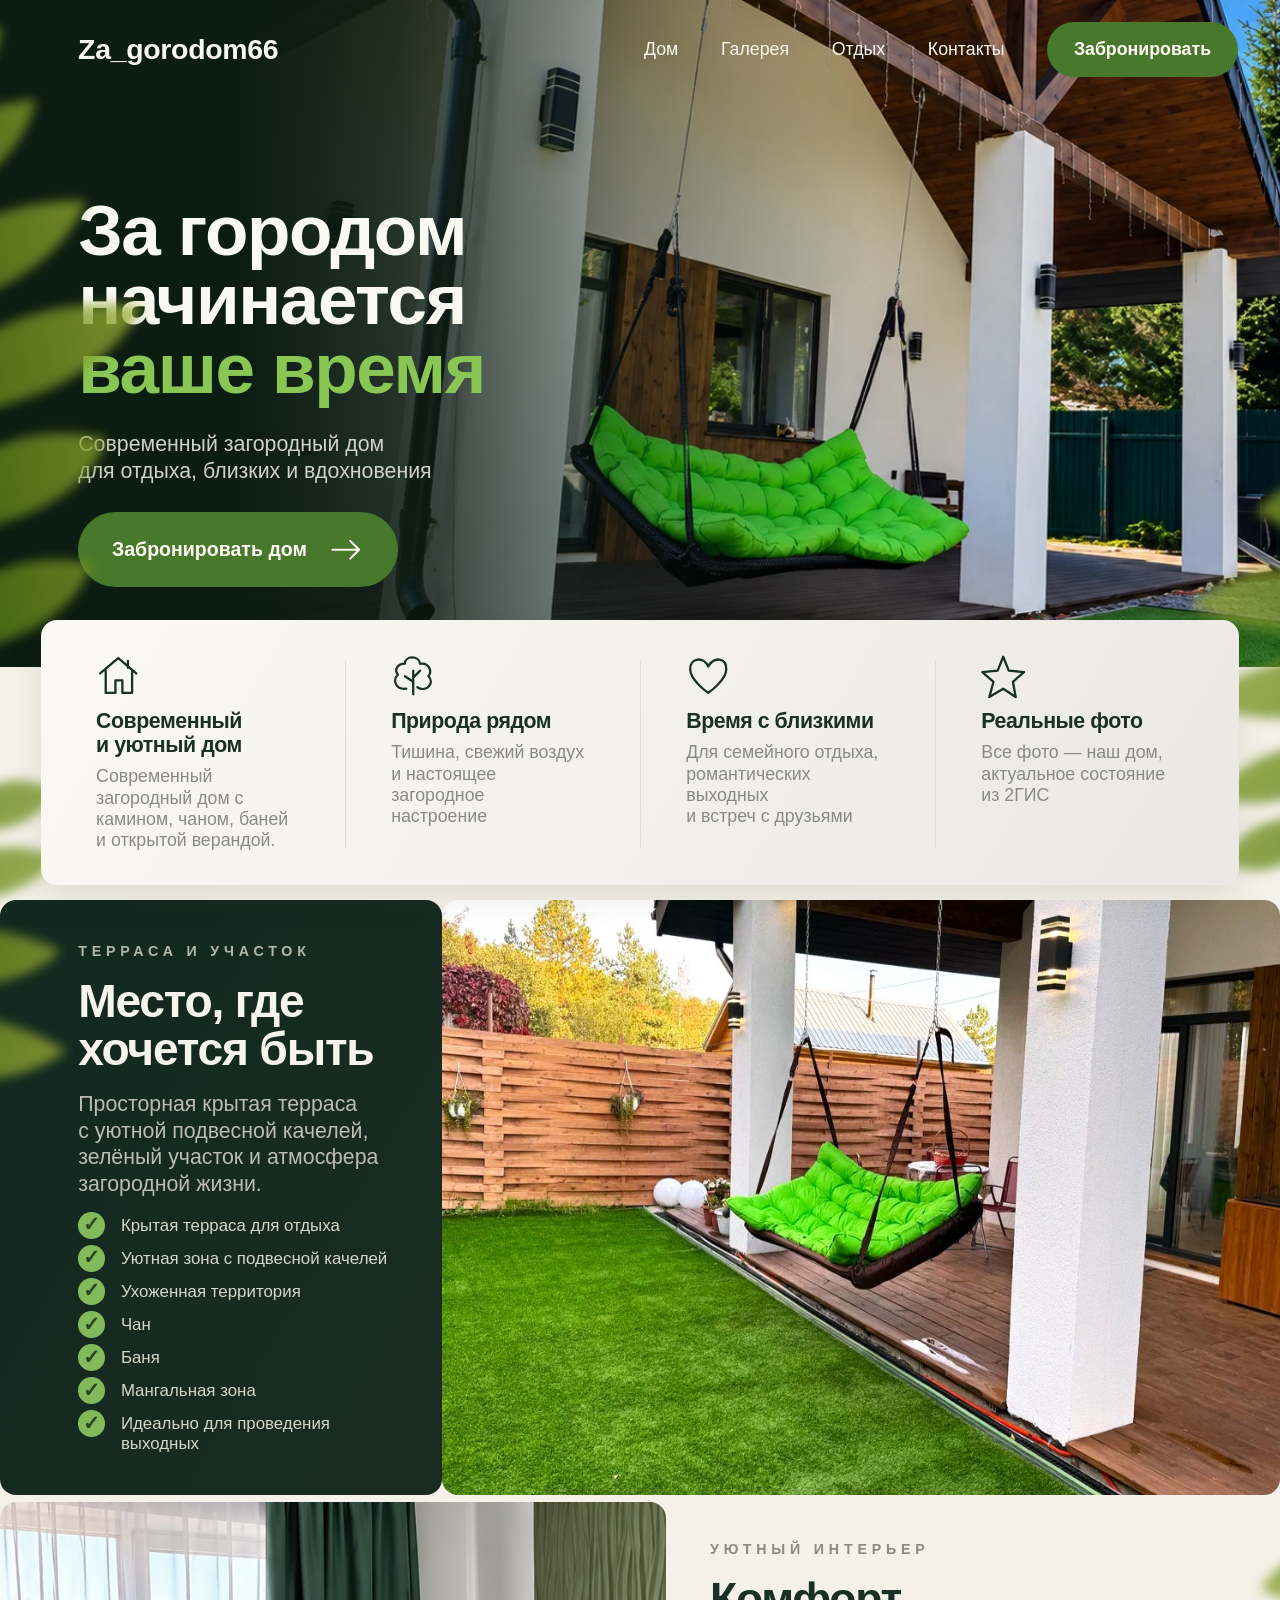
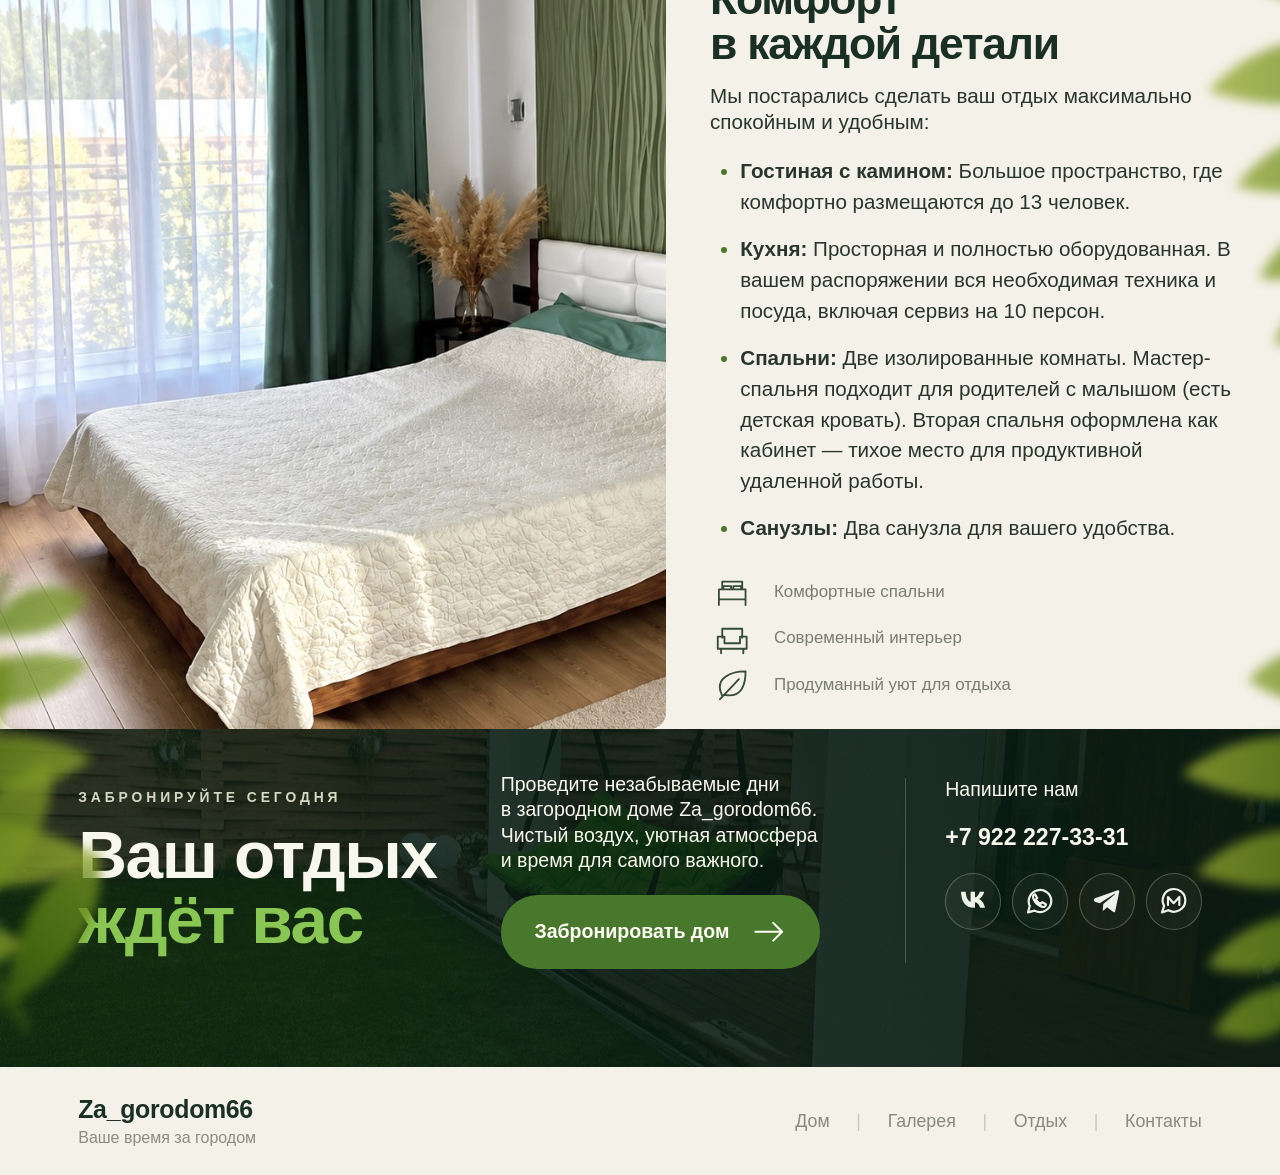
<file: index.html>
<!doctype html>
<html lang="ru">
<head>
  <meta charset="UTF-8">
  <meta name="viewport" content="width=device-width, initial-scale=1">
  <meta name="theme-color" content="#17291e">
  <meta name="format-detection" content="telephone=no">
  <meta name="description" content="Za_gorodom66 — современный загородный дом для отдыха с близкими. Крытая терраса, подвесные качели и уютный интерьер.">
  <title>Za_gorodom66 — ваше время за городом</title>
  <link rel="icon" href="favicon.ico" sizes="any">
  <link rel="stylesheet" href="css/style.css?v=20261029-home-details1">
  <script src="js/main.js?v=20261029-home-details1" defer></script>
</head>
<body>
  <svg class="icon-definitions" xmlns="http://www.w3.org/2000/svg" aria-hidden="true"><defs>
    <symbol id="home-icon" viewBox="0 0 32 32"><path d="M3 14 16 3l13 11M7 12v16h7v-9h5v9h7V12M23 5v5"/></symbol>
    <symbol id="tree-icon" viewBox="0 0 32 32"><path d="M16 29V12m0 8-6-4m6 1 5-5M11 25c-8 1-10-7-6-10-3-4 0-8 5-8 0-6 10-6 11 0 6-1 9 5 6 9 5 5-2 12-8 8"/></symbol>
    <symbol id="heart-icon" viewBox="0 0 32 32"><path d="M16 28S3 19 3 11C3 2 13 2 16 9c4-7 13-7 13 2 0 8-13 17-13 17Z"/></symbol>
    <symbol id="star-icon" viewBox="0 0 32 32"><path d="m16 2 4 10 11 1-8 7 2 11-9-6-10 6 3-11-8-7 11-1Z"/></symbol>
    <symbol id="bed-icon" viewBox="0 0 32 32"><path d="M4 27V13h24v14M4 22h24M7 13V6h18v7M8 13v-3h7v3m2 0v-3h7v3"/></symbol>
    <symbol id="sofa-icon" viewBox="0 0 32 32"><path d="M7 15V7h18v8M3 25V14h6v6h14v-6h6v11ZM6 25v4m20-4v4"/></symbol>
    <symbol id="leaf-icon" viewBox="0 0 32 32"><path d="M7 26C-1 10 15 4 28 4c0 14-5 24-19 21M5 29 22 11"/></symbol>
    <symbol id="phone-icon" viewBox="0 0 32 32"><path d="m9 3 5 7-4 4c2 4 4 6 8 8l4-4 7 5c-3 12-16 3-22-3C1 13-2 6 9 3Zm12 1c4 1 7 4 8 8m-9-3c2 0 4 2 4 4"/></symbol>
    <symbol id="chat-icon" viewBox="0 0 32 32"><path d="M7 4h18a4 4 0 0 1 4 4v12a4 4 0 0 1-4 4H14l-7 5v-5a4 4 0 0 1-4-4V8a4 4 0 0 1 4-4ZM9 11h14M9 17h10"/></symbol>
    <symbol id="calendar-icon" viewBox="0 0 32 32"><path d="M4 7h24v22H4ZM4 13h24M10 3v8M22 3v8M9 18h2m4 0h2m4 0h2M9 23h2m4 0h2"/></symbol>
    <symbol id="arrow-icon" viewBox="0 0 24 24"><path d="M3 12h18m-6-6 6 6-6 6"/></symbol>
    <symbol id="vk-icon" viewBox="0 0 24 24"><path d="M3 5h3.5c.3 5 2.2 7.1 3.7 7.5V5h3.3v4.3c1.5-.2 3-2.1 3.6-4.3h3.3c-.5 2.7-2.4 4.7-3.8 5.5 1.4.7 3.6 2.5 4.4 6.5h-3.7c-.6-2.1-2.1-3.8-3.8-4v4h-.5C6.1 17 3.3 12.4 3 5Z" fill="currentColor" stroke="none"/></symbol>
    <symbol id="telegram-icon" viewBox="0 0 24 24"><path d="m3 10 17-6c1-.3 1.4.2 1.1 1.5l-2.9 14c-.2 1-1 1.2-1.7.6l-4.5-3.4-2.2 2.1c-.3.3-.6.4-1 .4l.4-4.9L18 7c.4-.3-.1-.5-.6-.2L6.5 13.7 3 12.6c-1.2-.4-1.2-1.9 0-2.6Z" fill="currentColor" stroke="none"/></symbol>
    <symbol id="whatsapp-icon" viewBox="0 0 24 24"><path d="M20.5 11.7a8.5 8.5 0 0 1-12.6 7.5L3 20.5l1.3-4.7a8.5 8.5 0 1 1 16.2-4.1Z"/><path d="m8.3 7 1.6 2.8-1 1.1c.8 1.6 1.7 2.4 3.5 3.3l1.2-1.3 2.8 1.5c.1 2-1.6 2.5-3.2 1.8-3.2-1.2-5.6-3.6-6.3-6.4C6.5 8.3 7 7.1 8.3 7Z"/></symbol>
    <symbol id="max-icon" viewBox="0 0 24 24"><path d="M20.5 11.5a8.5 8.5 0 0 1-12.7 7.4L3 20.5l1.6-4.8A8.5 8.5 0 1 1 20.5 11.5Z"/><path d="M7.5 15V9l4.2 4.6L16 9v6"/></symbol>
  </defs></svg>
  <div class="site-shell">
    <section class="hero" id="home" aria-labelledby="hero-title">
      <header class="header content-width">
        <a class="brand" href="#home">Za_gorodom66</a>
        <button class="menu-toggle" aria-label="Открыть меню" aria-expanded="false" aria-controls="main-nav"><span></span><span></span></button>
        <nav class="navigation" id="main-nav" aria-label="Основная навигация"><a href="#home">Дом</a><a href="gallery.html">Галерея</a><a href="#relax">Отдых</a><a href="#contacts">Контакты</a><a class="button button-small" href="https://homereserve.ru/K5CI9wqkcQ">Забронировать</a></nav>
      </header>
      <div class="hero-content content-width"><h1 id="hero-title">За городом<br>начинается<br><span>ваше время</span></h1><p>Современный загородный дом<br>для отдыха, близких и вдохновения</p><a class="button" href="https://homereserve.ru/K5CI9wqkcQ">Забронировать дом <svg class="arrow"><use href="#arrow-icon"/></svg></a></div>
      <img class="foliage foliage-hero-left" src="assets/images/foliage.svg" alt="" aria-hidden="true"><img class="foliage foliage-hero-right" src="assets/images/foliage.svg" alt="" aria-hidden="true">
    </section>
    <main>
      <section class="advantages" aria-label="Преимущества дома">
        <article><svg class="icon"><use href="#home-icon"/></svg><h2>Современный<br>и уютный дом</h2><p>Современный загородный дом с камином, чаном, баней и открытой верандой.</p></article>
        <article><svg class="icon"><use href="#tree-icon"/></svg><h2>Природа рядом</h2><p>Тишина, свежий воздух<br>и настоящее загородное<br>настроение</p></article>
        <article><svg class="icon"><use href="#heart-icon"/></svg><h2>Время с близкими</h2><p>Для семейного отдыха,<br>романтических выходных<br>и встреч с друзьями</p></article>
        <article><svg class="icon"><use href="#star-icon"/></svg><h2>Реальные фото</h2><p>Все фото — наш дом,<br>актуальное состояние<br>из 2ГИС</p></article>
      </section>
      <section class="terrace" id="relax" aria-labelledby="terrace-title">
        <div class="terrace-copy"><p class="eyebrow">Терраса и участок</p><h2 id="terrace-title">Место, где<br>хочется быть</h2><p class="section-description">Просторная крытая терраса<br class="desktop-break"> с уютной подвесной качелей,<br class="desktop-break"> зелёный участок и атмосфера<br class="desktop-break"> загородной жизни.</p><ul class="check-list"><li>Крытая терраса для отдыха</li><li>Уютная зона с подвесной качелей</li><li>Ухоженная территория</li><li>Чан</li><li>Баня</li><li>Мангальная зона</li><li>Идеально для проведения<br>выходных</li></ul></div>
        <a class="photo-link terrace-photo" href="assets/images/terrace.jpg" data-photo aria-label="Увеличить фотографию террасы"><img src="assets/images/terrace.jpg" width="1280" height="695" alt="Крытая терраса с зелёными подвесными качелями и газоном" loading="lazy"></a>
        <img class="foliage foliage-terrace" src="assets/images/foliage.svg" alt="" aria-hidden="true">
      </section>
      <section class="interior" id="gallery" aria-labelledby="interior-title">
        <a class="photo-link bedroom-photo" href="assets/images/bedroom.jpg" data-photo aria-label="Увеличить фотографию спальни"><img src="assets/images/bedroom.jpg" width="1610" height="977" alt="Светлая спальня с двуспальной кроватью, зелёными шторами и фактурной стеной" loading="lazy"></a>
        <div class="interior-copy"><p class="eyebrow">Уютный интерьер</p><h2 id="interior-title">Комфорт<br>в каждой детали</h2><p class="section-description">Мы постарались сделать ваш отдых максимально спокойным и удобным:</p>
          <ul class="interior-details">
            <li><strong>Гостиная с камином:</strong> Большое пространство, где комфортно размещаются до 13 человек.</li>
            <li><strong>Кухня:</strong> Просторная и полностью оборудованная. В вашем распоряжении вся необходимая техника и посуда, включая сервиз на 10 персон.</li>
            <li><strong>Спальни:</strong> Две изолированные комнаты. Мастер-спальня подходит для родителей с малышом (есть детская кровать). Вторая спальня оформлена как кабинет — тихое место для продуктивной удаленной работы.</li>
            <li><strong>Санузлы:</strong> Два санузла для вашего удобства.</li>
          </ul><ul class="comfort-list"><li><svg class="icon"><use href="#bed-icon"/></svg>Комфортные спальни</li><li><svg class="icon"><use href="#sofa-icon"/></svg>Современный интерьер</li><li><svg class="icon"><use href="#leaf-icon"/></svg>Продуманный уют для отдыха</li></ul></div>
        <img class="foliage foliage-interior-right" src="assets/images/foliage.svg" alt="" aria-hidden="true"><img class="foliage foliage-interior-left" src="assets/images/foliage.svg" alt="" aria-hidden="true">
      </section>
      <section class="booking" id="booking" aria-labelledby="booking-title">
        <div class="booking-inner content-width"><div><p class="eyebrow">Забронируйте сегодня</p><h2 id="booking-title">Ваш отдых<br><span>ждёт вас</span></h2></div><div class="booking-copy"><p>Проведите незабываемые дни<br>в загородном доме Za_gorodom66.<br>Чистый воздух, уютная атмосфера<br>и время для самого важного.</p><a class="button" href="https://homereserve.ru/K5CI9wqkcQ">Забронировать дом <svg class="arrow"><use href="#arrow-icon"/></svg></a></div><div class="contact-panel" id="contacts" aria-label="Контакты Za_gorodom66">
            <a class="write-us" href="#contacts">Напишите нам</a>
            <button class="copy-phone" type="button" data-copy-phone="+79222273331" aria-label="Скопировать номер телефона +7 922 227 33 31" title="Нажмите, чтобы скопировать номер">+7 922 227-33-31</button>
            <nav class="social-links" aria-label="Мы в социальных сетях">
              <a href="https://vk.ru/za_gorodom66" target="_blank" rel="noopener noreferrer" aria-label="ВКонтакте" title="ВКонтакте"><svg class="icon"><use href="#vk-icon"/></svg></a>
              <a href="https://wa.me/79222273331" target="_blank" rel="noopener noreferrer" aria-label="WhatsApp" title="WhatsApp"><svg class="icon"><use href="#whatsapp-icon"/></svg></a>
              <a href="https://t.me/+79222273331" target="_blank" rel="noopener noreferrer" aria-label="Telegram" title="Telegram"><svg class="icon"><use href="#telegram-icon"/></svg></a>
              <a href="https://max.ru/join/-3LNiksCbwspr-XqgegY3TliFjChkK_APHODD6pzca8" target="_blank" rel="noopener noreferrer" aria-label="MAX" title="MAX"><svg class="icon"><use href="#max-icon"/></svg></a>
            </nav>
            <span class="copy-status" role="status" aria-live="polite"></span>
          </div></div>
        <img class="foliage foliage-booking-left" src="assets/images/foliage.svg" alt="" aria-hidden="true"><img class="foliage foliage-booking-right" src="assets/images/foliage.svg" alt="" aria-hidden="true">
      </section>
    </main>
    <footer class="footer content-width"><a href="#home"><span class="brand">Za_gorodom66</span><span class="tagline">Ваше время за городом</span></a><nav aria-label="Навигация в подвале"><a href="#home">Дом</a><a href="gallery.html">Галерея</a><a href="#relax">Отдых</a><a href="#contacts">Контакты</a></nav></footer>
  </div>
  <dialog class="lightbox" id="photo-dialog" aria-label="Просмотр фотографии"><button class="dialog-close" aria-label="Закрыть фотографию">×</button><img src="assets/images/terrace.jpg" alt=""></dialog>
</body></html>
</file>
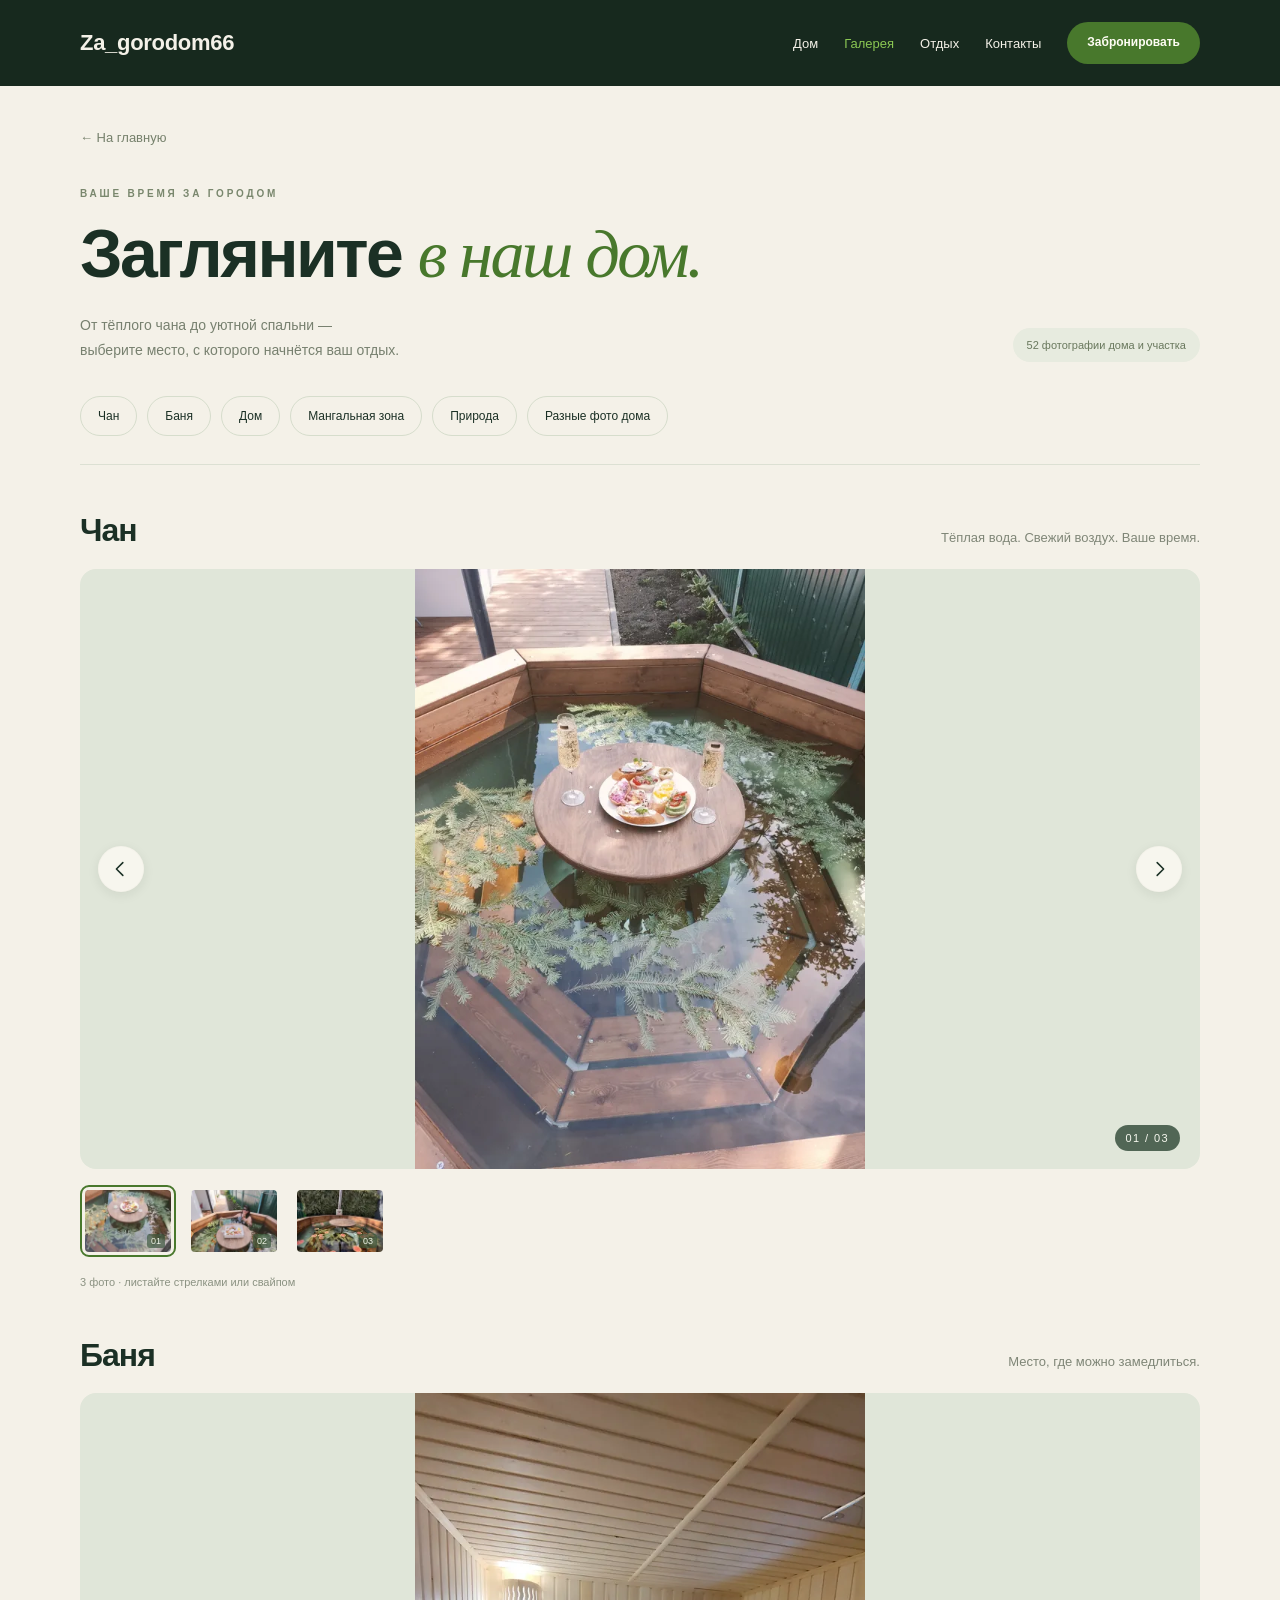
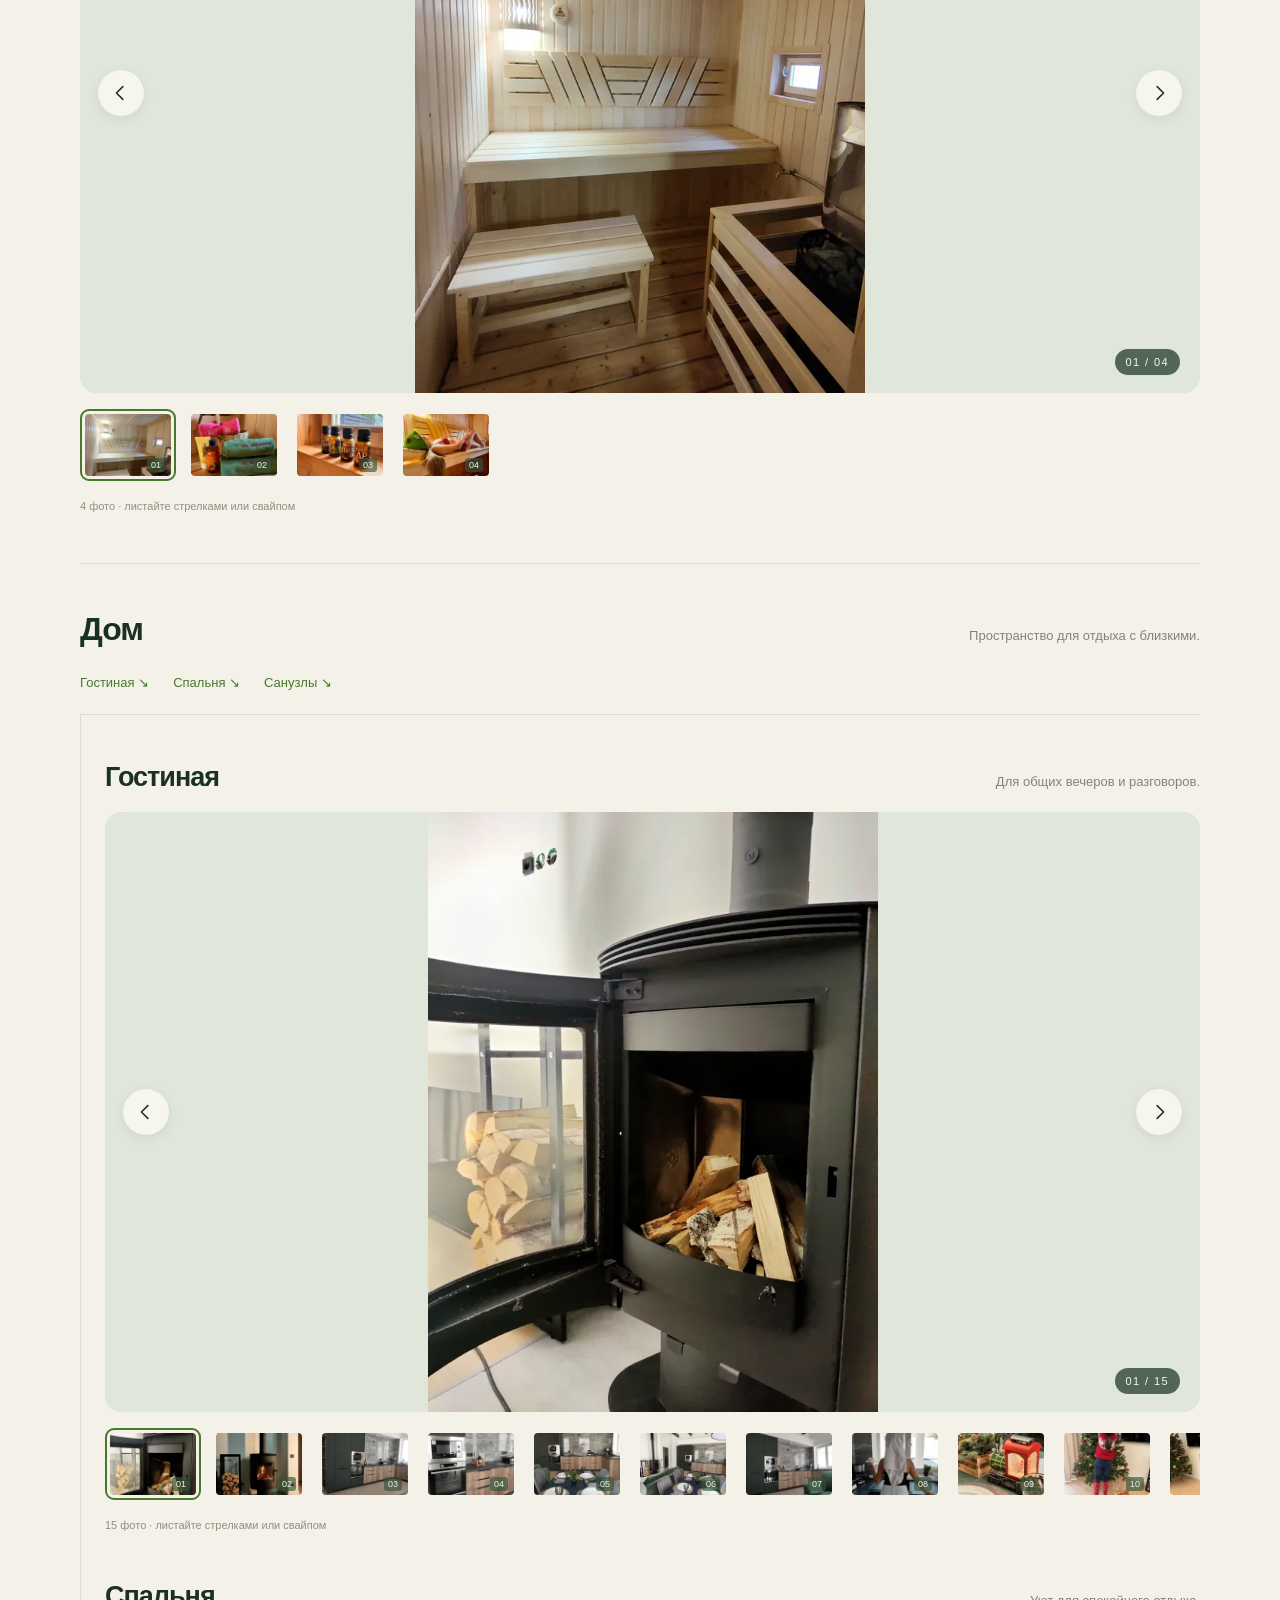
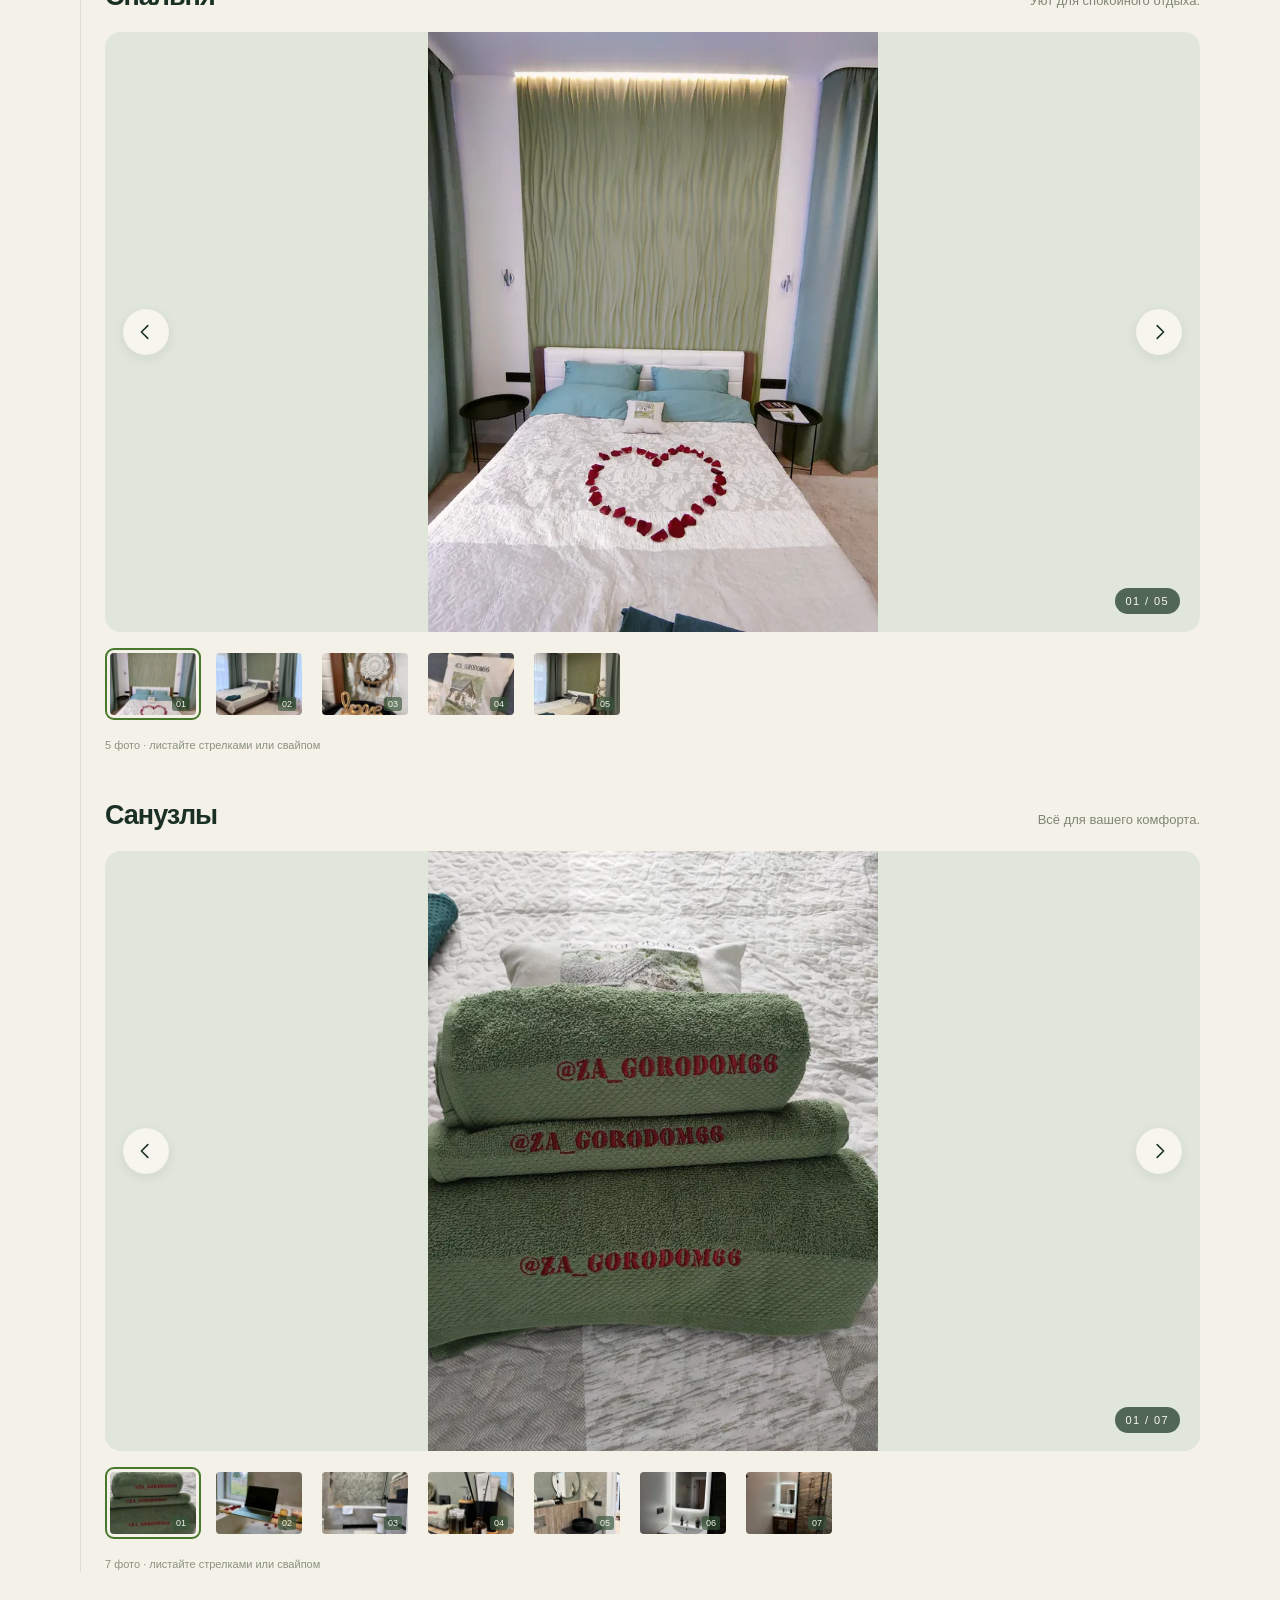
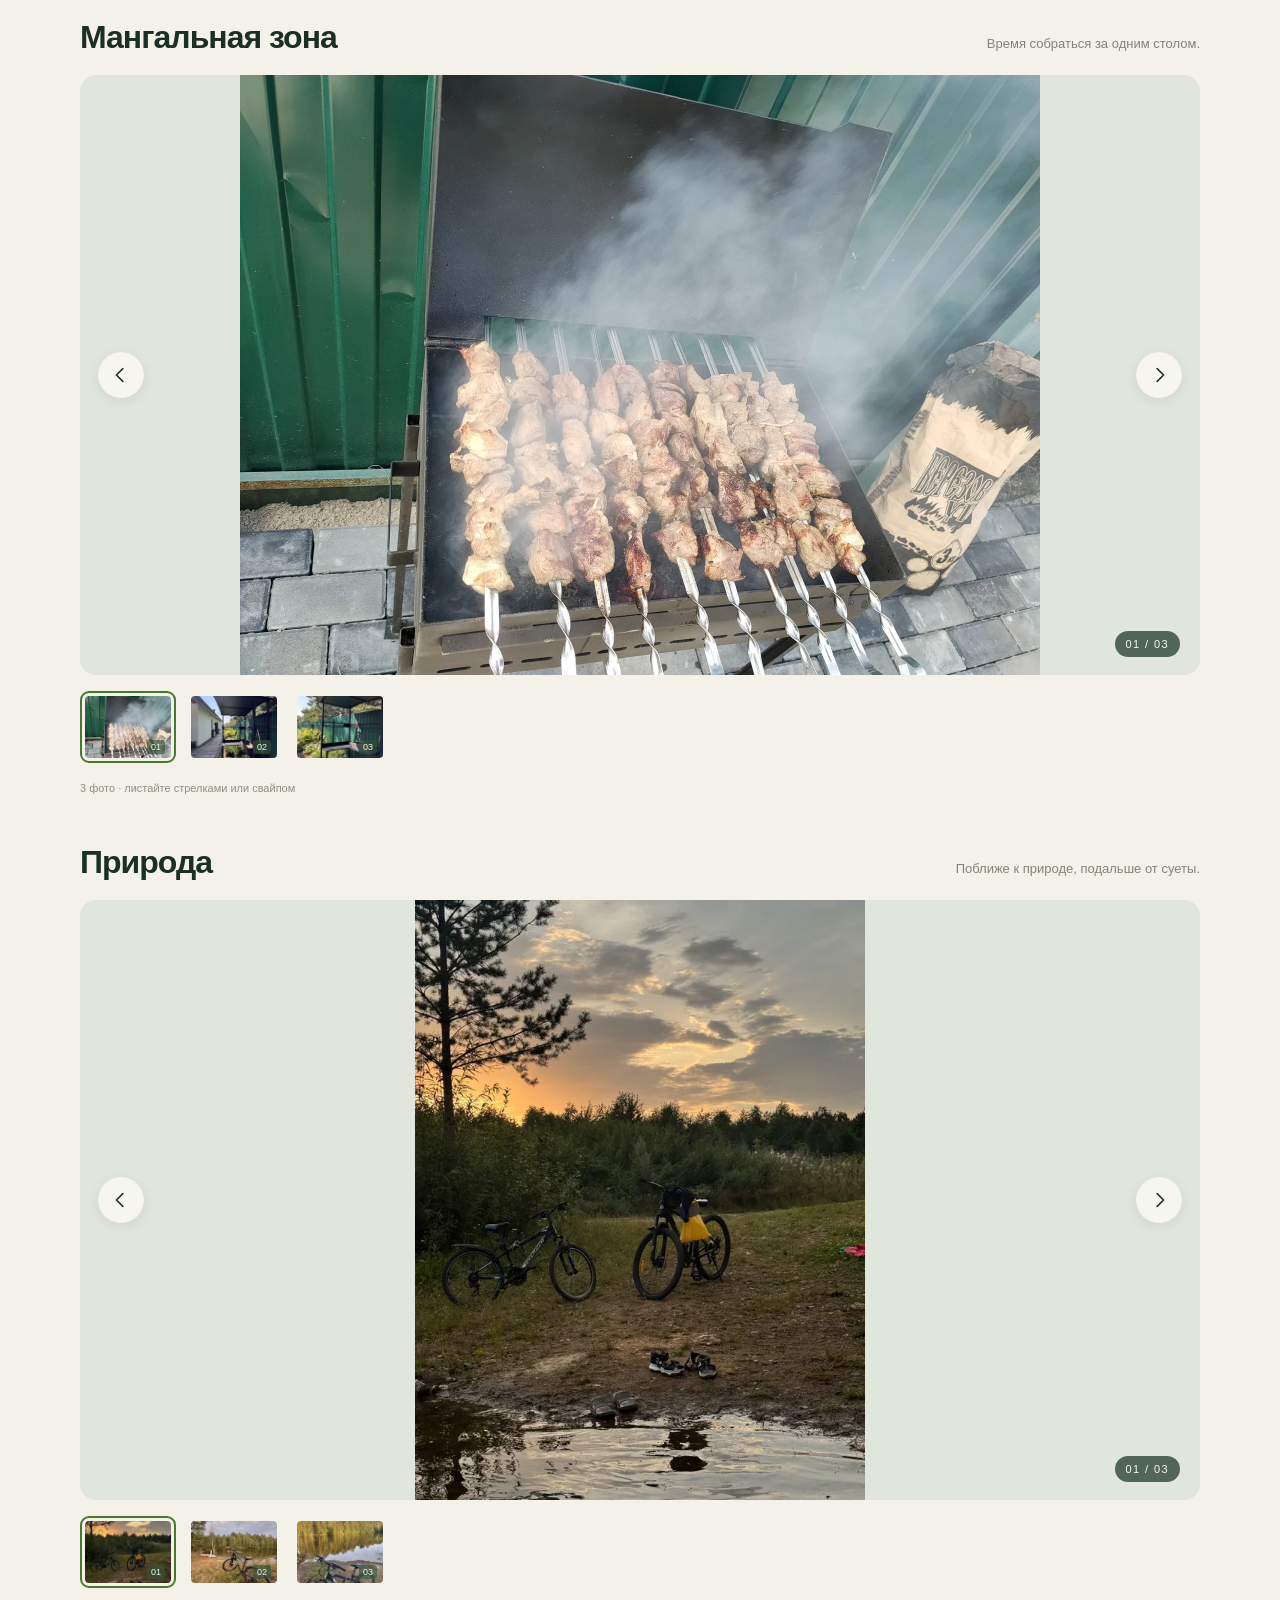
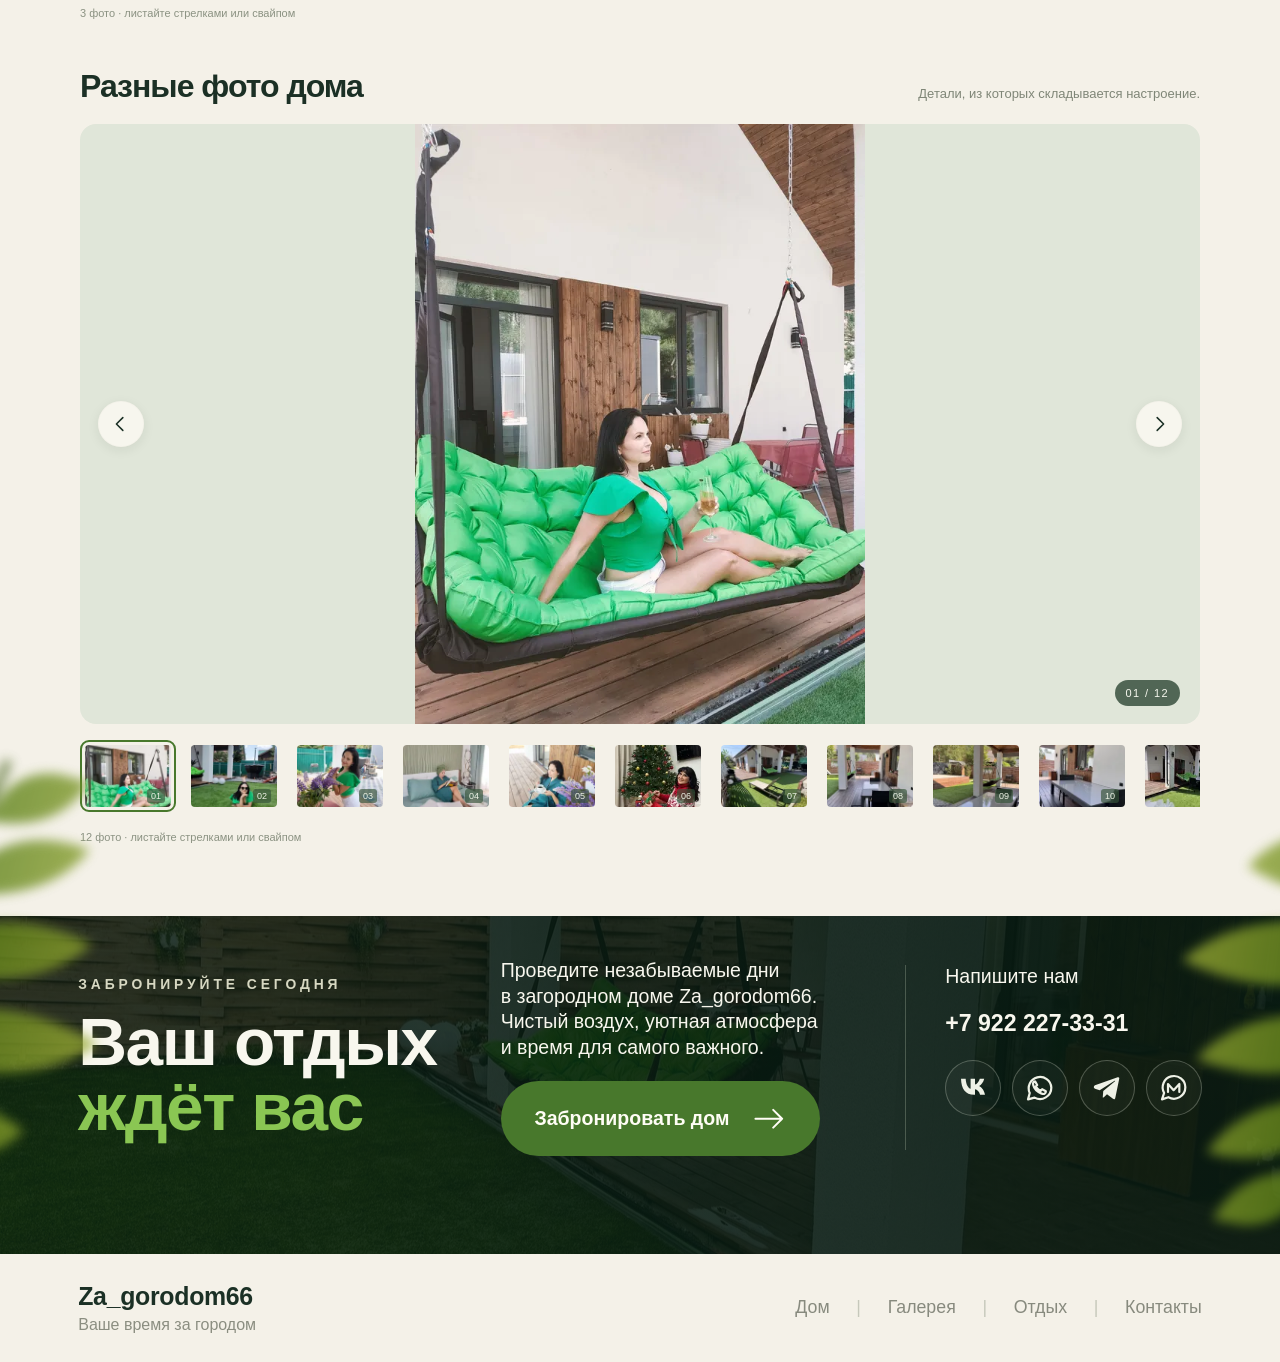
<file: gallery.html>
<!doctype html>
<html lang="ru"><head>
  <meta charset="UTF-8"><meta name="viewport" content="width=device-width, initial-scale=1">
  <meta name="theme-color" content="#17291e"><meta name="format-detection" content="telephone=no">
  <meta name="description" content="Галерея загородного дома Za_gorodom66: чан, баня, дом и его помещения, мангальная зона и природа. Реальные фотографии дома и участка.">
  <title>Галерея — Za_gorodom66</title>
  <link rel="icon" href="favicon.ico"><link rel="stylesheet" href="css/style.css?v=20261029-home-details1"><link rel="stylesheet" href="css/gallery.css?v=20261029-photos1">
  <script src="js/main.js?v=20261029-photos1" defer></script><script src="js/gallery.js?v=20261029-photos1" defer></script>
</head><body class="gallery-page">
  <svg class="icon-definitions" xmlns="http://www.w3.org/2000/svg" aria-hidden="true"><defs>
    <symbol id="home-icon" viewBox="0 0 32 32"><path d="M3 14 16 3l13 11M7 12v16h7v-9h5v9h7V12M23 5v5"/></symbol>
    <symbol id="tree-icon" viewBox="0 0 32 32"><path d="M16 29V12m0 8-6-4m6 1 5-5M11 25c-8 1-10-7-6-10-3-4 0-8 5-8 0-6 10-6 11 0 6-1 9 5 6 9 5 5-2 12-8 8"/></symbol>
    <symbol id="heart-icon" viewBox="0 0 32 32"><path d="M16 28S3 19 3 11C3 2 13 2 16 9c4-7 13-7 13 2 0 8-13 17-13 17Z"/></symbol>
    <symbol id="star-icon" viewBox="0 0 32 32"><path d="m16 2 4 10 11 1-8 7 2 11-9-6-10 6 3-11-8-7 11-1Z"/></symbol>
    <symbol id="bed-icon" viewBox="0 0 32 32"><path d="M4 27V13h24v14M4 22h24M7 13V6h18v7M8 13v-3h7v3m2 0v-3h7v3"/></symbol>
    <symbol id="sofa-icon" viewBox="0 0 32 32"><path d="M7 15V7h18v8M3 25V14h6v6h14v-6h6v11ZM6 25v4m20-4v4"/></symbol>
    <symbol id="leaf-icon" viewBox="0 0 32 32"><path d="M7 26C-1 10 15 4 28 4c0 14-5 24-19 21M5 29 22 11"/></symbol>
    <symbol id="phone-icon" viewBox="0 0 32 32"><path d="m9 3 5 7-4 4c2 4 4 6 8 8l4-4 7 5c-3 12-16 3-22-3C1 13-2 6 9 3Zm12 1c4 1 7 4 8 8m-9-3c2 0 4 2 4 4"/></symbol>
    <symbol id="chat-icon" viewBox="0 0 32 32"><path d="M7 4h18a4 4 0 0 1 4 4v12a4 4 0 0 1-4 4H14l-7 5v-5a4 4 0 0 1-4-4V8a4 4 0 0 1 4-4ZM9 11h14M9 17h10"/></symbol>
    <symbol id="calendar-icon" viewBox="0 0 32 32"><path d="M4 7h24v22H4ZM4 13h24M10 3v8M22 3v8M9 18h2m4 0h2m4 0h2M9 23h2m4 0h2"/></symbol>
    <symbol id="arrow-icon" viewBox="0 0 24 24"><path d="M3 12h18m-6-6 6 6-6 6"/></symbol>
    <symbol id="vk-icon" viewBox="0 0 24 24"><path d="M3 5h3.5c.3 5 2.2 7.1 3.7 7.5V5h3.3v4.3c1.5-.2 3-2.1 3.6-4.3h3.3c-.5 2.7-2.4 4.7-3.8 5.5 1.4.7 3.6 2.5 4.4 6.5h-3.7c-.6-2.1-2.1-3.8-3.8-4v4h-.5C6.1 17 3.3 12.4 3 5Z" fill="currentColor" stroke="none"/></symbol>
    <symbol id="telegram-icon" viewBox="0 0 24 24"><path d="m3 10 17-6c1-.3 1.4.2 1.1 1.5l-2.9 14c-.2 1-1 1.2-1.7.6l-4.5-3.4-2.2 2.1c-.3.3-.6.4-1 .4l.4-4.9L18 7c.4-.3-.1-.5-.6-.2L6.5 13.7 3 12.6c-1.2-.4-1.2-1.9 0-2.6Z" fill="currentColor" stroke="none"/></symbol>
    <symbol id="whatsapp-icon" viewBox="0 0 24 24"><path d="M20.5 11.7a8.5 8.5 0 0 1-12.6 7.5L3 20.5l1.3-4.7a8.5 8.5 0 1 1 16.2-4.1Z"/><path d="m8.3 7 1.6 2.8-1 1.1c.8 1.6 1.7 2.4 3.5 3.3l1.2-1.3 2.8 1.5c.1 2-1.6 2.5-3.2 1.8-3.2-1.2-5.6-3.6-6.3-6.4C6.5 8.3 7 7.1 8.3 7Z"/></symbol>
    <symbol id="max-icon" viewBox="0 0 24 24"><path d="M20.5 11.5a8.5 8.5 0 0 1-12.7 7.4L3 20.5l1.6-4.8A8.5 8.5 0 1 1 20.5 11.5Z"/><path d="M7.5 15V9l4.2 4.6L16 9v6"/></symbol>
  </defs></svg>
  <div class="site-shell">
    <div class="gallery-masthead">
      <header class="header content-width gallery-header">
        <a class="brand" href="index.html">Za_gorodom66</a>
        <button class="menu-toggle" aria-label="Открыть меню" aria-expanded="false" aria-controls="main-nav"><span></span><span></span></button>
        <nav class="navigation" id="main-nav" aria-label="Основная навигация"><a href="index.html">Дом</a><a href="gallery.html" aria-current="page">Галерея</a><a href="index.html#relax">Отдых</a><a href="#contacts">Контакты</a><a class="button button-small" href="https://homereserve.ru/K5CI9wqkcQ">Забронировать</a></nav>
      </header>
    </div>
    <main id="gallery-main">
      <section class="gallery-intro gallery-container" aria-labelledby="gallery-heading">
        <a class="back-home" href="index.html">← На главную</a><p class="eyebrow">Ваше время за городом</p>
        <h1 id="gallery-heading">Загляните <em>в наш дом.</em></h1>
        <div class="gallery-intro-bottom"><p>От тёплого чана до уютной спальни —<br>выберите место, с которого начнётся ваш отдых.</p><span class="preview-badge">52 фотографии дома и участка</span></div>
        <nav class="gallery-jump" aria-label="Разделы галереи"><a href="#vat">Чан</a><a href="#sauna">Баня</a><a href="#house">Дом</a><a href="#bbq">Мангальная зона</a><a href="#nature">Природа</a><a href="#details">Разные фото дома</a></nav>
      </section>
      <div class="gallery-container gallery-sections">
        <section class="gallery-section" id="vat" aria-labelledby="vat-title">
          <div class="gallery-section-heading"><div><h2 id="vat-title">Чан</h2></div><p>Тёплая вода. Свежий воздух. Ваше время.</p></div>
          <div class="photo-carousel" role="region" aria-roledescription="карусель" aria-label="Чан" data-carousel>
            <div class="carousel-stage"><div class="carousel-viewport" tabindex="0" aria-label="Чан: листайте стрелками клавиатуры" data-carousel-viewport><div class="carousel-track" id="vat-track">
                <div class="carousel-slide" role="group" aria-roledescription="слайд" aria-label="1 из 3"><img src="assets/images/gallery/vat-01.webp" srcset="assets/images/gallery/vat-01-small.webp 600w, assets/images/gallery/vat-01.webp 1200w" sizes="(max-width: 600px) calc(100vw - 40px), 480px" width="1200" height="1600" alt="Чан — фото 1" fetchpriority="high" decoding="async"></div>
                <div class="carousel-slide" role="group" aria-roledescription="слайд" aria-label="2 из 3" aria-hidden="true" inert><img src="assets/images/gallery/vat-02.webp" srcset="assets/images/gallery/vat-02-small.webp 600w, assets/images/gallery/vat-02.webp 1200w" sizes="(max-width: 600px) calc(100vw - 40px), 480px" width="1200" height="1600" alt="Чан — фото 2" loading="lazy" decoding="async"></div>
                <div class="carousel-slide" role="group" aria-roledescription="слайд" aria-label="3 из 3" aria-hidden="true" inert><img src="assets/images/gallery/vat-03.webp" srcset="assets/images/gallery/vat-03-small.webp 600w, assets/images/gallery/vat-03.webp 960w" sizes="(max-width: 600px) calc(100vw - 40px), 480px" width="960" height="1280" alt="Чан — фото 3" loading="lazy" decoding="async"></div>
            </div></div>
              <button class="carousel-arrow carousel-prev" type="button" aria-label="Предыдущее фото — Чан" aria-controls="vat-track" data-direction="-1"><svg viewBox="0 0 24 24" aria-hidden="true"><path d="m14 5-7 7 7 7"/></svg></button>
              <button class="carousel-arrow carousel-next" type="button" aria-label="Следующее фото — Чан" aria-controls="vat-track" data-direction="1"><svg viewBox="0 0 24 24" aria-hidden="true"><path d="m10 5 7 7-7 7"/></svg></button>
              <span class="carousel-counter" aria-hidden="true">01 / 03</span>
            </div>
            <div class="carousel-bottom"><div class="carousel-thumbnails" aria-label="Выбор фотографии — Чан" tabindex="0">
              <button class="carousel-thumb" type="button" data-slide="0" aria-label="Показать фото 1 — Чан" aria-pressed="true" aria-controls="vat-track"><img src="assets/images/gallery/vat-01-thumb.webp" width="180" height="240" alt="" loading="lazy" decoding="async"><span>01</span></button>
              <button class="carousel-thumb" type="button" data-slide="1" aria-label="Показать фото 2 — Чан" aria-pressed="false" aria-controls="vat-track"><img src="assets/images/gallery/vat-02-thumb.webp" width="180" height="240" alt="" loading="lazy" decoding="async"><span>02</span></button>
              <button class="carousel-thumb" type="button" data-slide="2" aria-label="Показать фото 3 — Чан" aria-pressed="false" aria-controls="vat-track"><img src="assets/images/gallery/vat-03-thumb.webp" width="180" height="240" alt="" loading="lazy" decoding="async"><span>03</span></button>
            </div><p class="carousel-note">3 фото · листайте стрелками или свайпом</p></div>
            <span class="visually-hidden carousel-status" role="status" aria-live="polite" aria-atomic="true">Фото 1 из 3 — Чан</span>
          </div>
        </section>
        <section class="gallery-section" id="sauna" aria-labelledby="sauna-title">
          <div class="gallery-section-heading"><div><h2 id="sauna-title">Баня</h2></div><p>Место, где можно замедлиться.</p></div>
          <div class="photo-carousel" role="region" aria-roledescription="карусель" aria-label="Баня" data-carousel>
            <div class="carousel-stage"><div class="carousel-viewport" tabindex="0" aria-label="Баня: листайте стрелками клавиатуры" data-carousel-viewport><div class="carousel-track" id="sauna-track">
                <div class="carousel-slide" role="group" aria-roledescription="слайд" aria-label="1 из 4"><img src="assets/images/gallery/sauna-01.webp" srcset="assets/images/gallery/sauna-01-small.webp 600w, assets/images/gallery/sauna-01.webp 1200w" sizes="(max-width: 600px) calc(100vw - 40px), 480px" width="1200" height="1600" alt="Баня — фото 1" loading="lazy" decoding="async"></div>
                <div class="carousel-slide" role="group" aria-roledescription="слайд" aria-label="2 из 4" aria-hidden="true" inert><img src="assets/images/gallery/sauna-02.webp" srcset="assets/images/gallery/sauna-02-small.webp 600w, assets/images/gallery/sauna-02.webp 1200w" sizes="(max-width: 600px) calc(100vw - 40px), 480px" width="1200" height="1600" alt="Баня — фото 2" loading="lazy" decoding="async"></div>
                <div class="carousel-slide" role="group" aria-roledescription="слайд" aria-label="3 из 4" aria-hidden="true" inert><img src="assets/images/gallery/sauna-03.webp" srcset="assets/images/gallery/sauna-03-small.webp 600w, assets/images/gallery/sauna-03.webp 960w" sizes="(max-width: 600px) calc(100vw - 40px), 480px" width="960" height="1280" alt="Баня — фото 3" loading="lazy" decoding="async"></div>
                <div class="carousel-slide" role="group" aria-roledescription="слайд" aria-label="4 из 4" aria-hidden="true" inert><img src="assets/images/gallery/sauna-04.webp" srcset="assets/images/gallery/sauna-04-small.webp 600w, assets/images/gallery/sauna-04.webp 960w" sizes="(max-width: 600px) calc(100vw - 40px), 480px" width="960" height="1280" alt="Баня — фото 4" loading="lazy" decoding="async"></div>
            </div></div>
              <button class="carousel-arrow carousel-prev" type="button" aria-label="Предыдущее фото — Баня" aria-controls="sauna-track" data-direction="-1"><svg viewBox="0 0 24 24" aria-hidden="true"><path d="m14 5-7 7 7 7"/></svg></button>
              <button class="carousel-arrow carousel-next" type="button" aria-label="Следующее фото — Баня" aria-controls="sauna-track" data-direction="1"><svg viewBox="0 0 24 24" aria-hidden="true"><path d="m10 5 7 7-7 7"/></svg></button>
              <span class="carousel-counter" aria-hidden="true">01 / 04</span>
            </div>
            <div class="carousel-bottom"><div class="carousel-thumbnails" aria-label="Выбор фотографии — Баня" tabindex="0">
              <button class="carousel-thumb" type="button" data-slide="0" aria-label="Показать фото 1 — Баня" aria-pressed="true" aria-controls="sauna-track"><img src="assets/images/gallery/sauna-01-thumb.webp" width="180" height="240" alt="" loading="lazy" decoding="async"><span>01</span></button>
              <button class="carousel-thumb" type="button" data-slide="1" aria-label="Показать фото 2 — Баня" aria-pressed="false" aria-controls="sauna-track"><img src="assets/images/gallery/sauna-02-thumb.webp" width="180" height="240" alt="" loading="lazy" decoding="async"><span>02</span></button>
              <button class="carousel-thumb" type="button" data-slide="2" aria-label="Показать фото 3 — Баня" aria-pressed="false" aria-controls="sauna-track"><img src="assets/images/gallery/sauna-03-thumb.webp" width="180" height="240" alt="" loading="lazy" decoding="async"><span>03</span></button>
              <button class="carousel-thumb" type="button" data-slide="3" aria-label="Показать фото 4 — Баня" aria-pressed="false" aria-controls="sauna-track"><img src="assets/images/gallery/sauna-04-thumb.webp" width="180" height="240" alt="" loading="lazy" decoding="async"><span>04</span></button>
            </div><p class="carousel-note">4 фото · листайте стрелками или свайпом</p></div>
            <span class="visually-hidden carousel-status" role="status" aria-live="polite" aria-atomic="true">Фото 1 из 4 — Баня</span>
          </div>
        </section>
        <div class="house-group" aria-label="Дом и его помещения">
        <section class="gallery-section" id="house" aria-labelledby="house-title">
          <div class="gallery-section-heading"><div><h2 id="house-title">Дом</h2></div><p>Пространство для отдыха с близкими.</p></div>
        </section>
        <nav class="house-links" aria-label="Помещения дома"><a href="#living">Гостиная ↘</a><a href="#bedroom">Спальня ↘</a><a href="#bathrooms">Санузлы ↘</a></nav>
        <section class="gallery-section house-subsection" id="living" aria-labelledby="living-title">
          <div class="gallery-section-heading"><div><h3 id="living-title">Гостиная</h3></div><p>Для общих вечеров и разговоров.</p></div>
          <div class="photo-carousel" role="region" aria-roledescription="карусель" aria-label="Гостиная" data-carousel>
            <div class="carousel-stage"><div class="carousel-viewport" tabindex="0" aria-label="Гостиная: листайте стрелками клавиатуры" data-carousel-viewport><div class="carousel-track" id="living-track">
                <div class="carousel-slide" role="group" aria-roledescription="слайд" aria-label="1 из 15"><img src="assets/images/gallery/living-01.webp" srcset="assets/images/gallery/living-01-small.webp 600w, assets/images/gallery/living-01.webp 1200w" sizes="(max-width: 600px) calc(100vw - 40px), 480px" width="1200" height="1600" alt="Гостиная — фото 1" loading="lazy" decoding="async"></div>
                <div class="carousel-slide" role="group" aria-roledescription="слайд" aria-label="2 из 15" aria-hidden="true" inert><img src="assets/images/gallery/living-02.webp" srcset="assets/images/gallery/living-02-small.webp 600w, assets/images/gallery/living-02.webp 1200w" sizes="(max-width: 600px) calc(100vw - 40px), 480px" width="1200" height="1600" alt="Гостиная — фото 2" loading="lazy" decoding="async"></div>
                <div class="carousel-slide" role="group" aria-roledescription="слайд" aria-label="3 из 15" aria-hidden="true" inert><img src="assets/images/gallery/living-03.webp" srcset="assets/images/gallery/living-03-small.webp 600w, assets/images/gallery/living-03.webp 1200w" sizes="(max-width: 600px) calc(100vw - 40px), 480px" width="1200" height="1600" alt="Гостиная — фото 3" loading="lazy" decoding="async"></div>
                <div class="carousel-slide" role="group" aria-roledescription="слайд" aria-label="4 из 15" aria-hidden="true" inert><img src="assets/images/gallery/living-04.webp" srcset="assets/images/gallery/living-04-small.webp 600w, assets/images/gallery/living-04.webp 1200w" sizes="(max-width: 600px) calc(100vw - 40px), 480px" width="1200" height="1600" alt="Гостиная — фото 4" loading="lazy" decoding="async"></div>
                <div class="carousel-slide" role="group" aria-roledescription="слайд" aria-label="5 из 15" aria-hidden="true" inert><img src="assets/images/gallery/living-05.webp" srcset="assets/images/gallery/living-05-small.webp 600w, assets/images/gallery/living-05.webp 1200w" sizes="(max-width: 600px) calc(100vw - 40px), 480px" width="1200" height="1600" alt="Гостиная — фото 5" loading="lazy" decoding="async"></div>
                <div class="carousel-slide" role="group" aria-roledescription="слайд" aria-label="6 из 15" aria-hidden="true" inert><img src="assets/images/gallery/living-06.webp" srcset="assets/images/gallery/living-06-small.webp 600w, assets/images/gallery/living-06.webp 1200w" sizes="(max-width: 600px) calc(100vw - 40px), 480px" width="1200" height="1600" alt="Гостиная — фото 6" loading="lazy" decoding="async"></div>
                <div class="carousel-slide" role="group" aria-roledescription="слайд" aria-label="7 из 15" aria-hidden="true" inert><img src="assets/images/gallery/living-07.webp" srcset="assets/images/gallery/living-07-small.webp 600w, assets/images/gallery/living-07.webp 1200w" sizes="(max-width: 600px) calc(100vw - 40px), 480px" width="1200" height="1600" alt="Гостиная — фото 7" loading="lazy" decoding="async"></div>
                <div class="carousel-slide" role="group" aria-roledescription="слайд" aria-label="8 из 15" aria-hidden="true" inert><img src="assets/images/gallery/living-08.webp" srcset="assets/images/gallery/living-08-small.webp 600w, assets/images/gallery/living-08.webp 1200w" sizes="(max-width: 600px) calc(100vw - 40px), 480px" width="1200" height="1600" alt="Гостиная — фото 8" loading="lazy" decoding="async"></div>
                <div class="carousel-slide" role="group" aria-roledescription="слайд" aria-label="9 из 15" aria-hidden="true" inert><img src="assets/images/gallery/living-09.webp" srcset="assets/images/gallery/living-09-small.webp 600w, assets/images/gallery/living-09.webp 1200w" sizes="(max-width: 600px) calc(100vw - 40px), 480px" width="1200" height="1600" alt="Гостиная — фото 9" loading="lazy" decoding="async"></div>
                <div class="carousel-slide" role="group" aria-roledescription="слайд" aria-label="10 из 15" aria-hidden="true" inert><img src="assets/images/gallery/living-10.webp" srcset="assets/images/gallery/living-10-small.webp 600w, assets/images/gallery/living-10.webp 1200w" sizes="(max-width: 600px) calc(100vw - 40px), 480px" width="1200" height="1600" alt="Гостиная — фото 10" loading="lazy" decoding="async"></div>
                <div class="carousel-slide" role="group" aria-roledescription="слайд" aria-label="11 из 15" aria-hidden="true" inert><img src="assets/images/gallery/living-11.webp" srcset="assets/images/gallery/living-11-small.webp 600w, assets/images/gallery/living-11.webp 1200w" sizes="(max-width: 600px) calc(100vw - 40px), 480px" width="1200" height="1600" alt="Гостиная — фото 11" loading="lazy" decoding="async"></div>
                <div class="carousel-slide" role="group" aria-roledescription="слайд" aria-label="12 из 15" aria-hidden="true" inert><img src="assets/images/gallery/living-12.webp" srcset="assets/images/gallery/living-12-small.webp 600w, assets/images/gallery/living-12.webp 1200w" sizes="(max-width: 600px) calc(100vw - 40px), 480px" width="1200" height="1600" alt="Гостиная — фото 12" loading="lazy" decoding="async"></div>
                <div class="carousel-slide" role="group" aria-roledescription="слайд" aria-label="13 из 15" aria-hidden="true" inert><img src="assets/images/gallery/living-13.webp" srcset="assets/images/gallery/living-13-small.webp 600w, assets/images/gallery/living-13.webp 1200w" sizes="(max-width: 600px) calc(100vw - 40px), 480px" width="1200" height="1600" alt="Гостиная — фото 13" loading="lazy" decoding="async"></div>
                <div class="carousel-slide" role="group" aria-roledescription="слайд" aria-label="14 из 15" aria-hidden="true" inert><img src="assets/images/gallery/living-14.webp" srcset="assets/images/gallery/living-14-small.webp 600w, assets/images/gallery/living-14.webp 1200w" sizes="(max-width: 600px) calc(100vw - 40px), 480px" width="1200" height="1600" alt="Гостиная — фото 14" loading="lazy" decoding="async"></div>
                <div class="carousel-slide" role="group" aria-roledescription="слайд" aria-label="15 из 15" aria-hidden="true" inert><img src="assets/images/gallery/living-15.webp" srcset="assets/images/gallery/living-15-small.webp 600w, assets/images/gallery/living-15.webp 1200w" sizes="(max-width: 600px) calc(100vw - 40px), 480px" width="1200" height="1600" alt="Гостиная — фото 15" loading="lazy" decoding="async"></div>
            </div></div>
              <button class="carousel-arrow carousel-prev" type="button" aria-label="Предыдущее фото — Гостиная" aria-controls="living-track" data-direction="-1"><svg viewBox="0 0 24 24" aria-hidden="true"><path d="m14 5-7 7 7 7"/></svg></button>
              <button class="carousel-arrow carousel-next" type="button" aria-label="Следующее фото — Гостиная" aria-controls="living-track" data-direction="1"><svg viewBox="0 0 24 24" aria-hidden="true"><path d="m10 5 7 7-7 7"/></svg></button>
              <span class="carousel-counter" aria-hidden="true">01 / 15</span>
            </div>
            <div class="carousel-bottom"><div class="carousel-thumbnails" aria-label="Выбор фотографии — Гостиная" tabindex="0">
              <button class="carousel-thumb" type="button" data-slide="0" aria-label="Показать фото 1 — Гостиная" aria-pressed="true" aria-controls="living-track"><img src="assets/images/gallery/living-01-thumb.webp" width="180" height="240" alt="" loading="lazy" decoding="async"><span>01</span></button>
              <button class="carousel-thumb" type="button" data-slide="1" aria-label="Показать фото 2 — Гостиная" aria-pressed="false" aria-controls="living-track"><img src="assets/images/gallery/living-02-thumb.webp" width="180" height="240" alt="" loading="lazy" decoding="async"><span>02</span></button>
              <button class="carousel-thumb" type="button" data-slide="2" aria-label="Показать фото 3 — Гостиная" aria-pressed="false" aria-controls="living-track"><img src="assets/images/gallery/living-03-thumb.webp" width="180" height="240" alt="" loading="lazy" decoding="async"><span>03</span></button>
              <button class="carousel-thumb" type="button" data-slide="3" aria-label="Показать фото 4 — Гостиная" aria-pressed="false" aria-controls="living-track"><img src="assets/images/gallery/living-04-thumb.webp" width="180" height="240" alt="" loading="lazy" decoding="async"><span>04</span></button>
              <button class="carousel-thumb" type="button" data-slide="4" aria-label="Показать фото 5 — Гостиная" aria-pressed="false" aria-controls="living-track"><img src="assets/images/gallery/living-05-thumb.webp" width="180" height="240" alt="" loading="lazy" decoding="async"><span>05</span></button>
              <button class="carousel-thumb" type="button" data-slide="5" aria-label="Показать фото 6 — Гостиная" aria-pressed="false" aria-controls="living-track"><img src="assets/images/gallery/living-06-thumb.webp" width="180" height="240" alt="" loading="lazy" decoding="async"><span>06</span></button>
              <button class="carousel-thumb" type="button" data-slide="6" aria-label="Показать фото 7 — Гостиная" aria-pressed="false" aria-controls="living-track"><img src="assets/images/gallery/living-07-thumb.webp" width="180" height="240" alt="" loading="lazy" decoding="async"><span>07</span></button>
              <button class="carousel-thumb" type="button" data-slide="7" aria-label="Показать фото 8 — Гостиная" aria-pressed="false" aria-controls="living-track"><img src="assets/images/gallery/living-08-thumb.webp" width="180" height="240" alt="" loading="lazy" decoding="async"><span>08</span></button>
              <button class="carousel-thumb" type="button" data-slide="8" aria-label="Показать фото 9 — Гостиная" aria-pressed="false" aria-controls="living-track"><img src="assets/images/gallery/living-09-thumb.webp" width="180" height="240" alt="" loading="lazy" decoding="async"><span>09</span></button>
              <button class="carousel-thumb" type="button" data-slide="9" aria-label="Показать фото 10 — Гостиная" aria-pressed="false" aria-controls="living-track"><img src="assets/images/gallery/living-10-thumb.webp" width="180" height="240" alt="" loading="lazy" decoding="async"><span>10</span></button>
              <button class="carousel-thumb" type="button" data-slide="10" aria-label="Показать фото 11 — Гостиная" aria-pressed="false" aria-controls="living-track"><img src="assets/images/gallery/living-11-thumb.webp" width="180" height="240" alt="" loading="lazy" decoding="async"><span>11</span></button>
              <button class="carousel-thumb" type="button" data-slide="11" aria-label="Показать фото 12 — Гостиная" aria-pressed="false" aria-controls="living-track"><img src="assets/images/gallery/living-12-thumb.webp" width="180" height="240" alt="" loading="lazy" decoding="async"><span>12</span></button>
              <button class="carousel-thumb" type="button" data-slide="12" aria-label="Показать фото 13 — Гостиная" aria-pressed="false" aria-controls="living-track"><img src="assets/images/gallery/living-13-thumb.webp" width="180" height="240" alt="" loading="lazy" decoding="async"><span>13</span></button>
              <button class="carousel-thumb" type="button" data-slide="13" aria-label="Показать фото 14 — Гостиная" aria-pressed="false" aria-controls="living-track"><img src="assets/images/gallery/living-14-thumb.webp" width="180" height="240" alt="" loading="lazy" decoding="async"><span>14</span></button>
              <button class="carousel-thumb" type="button" data-slide="14" aria-label="Показать фото 15 — Гостиная" aria-pressed="false" aria-controls="living-track"><img src="assets/images/gallery/living-15-thumb.webp" width="180" height="240" alt="" loading="lazy" decoding="async"><span>15</span></button>
            </div><p class="carousel-note">15 фото · листайте стрелками или свайпом</p></div>
            <span class="visually-hidden carousel-status" role="status" aria-live="polite" aria-atomic="true">Фото 1 из 15 — Гостиная</span>
          </div>
        </section>
        <section class="gallery-section house-subsection" id="bedroom" aria-labelledby="bedroom-title">
          <div class="gallery-section-heading"><div><h3 id="bedroom-title">Спальня</h3></div><p>Уют для спокойного отдыха.</p></div>
          <div class="photo-carousel" role="region" aria-roledescription="карусель" aria-label="Спальня" data-carousel>
            <div class="carousel-stage"><div class="carousel-viewport" tabindex="0" aria-label="Спальня: листайте стрелками клавиатуры" data-carousel-viewport><div class="carousel-track" id="bedroom-track">
                <div class="carousel-slide" role="group" aria-roledescription="слайд" aria-label="1 из 5"><img src="assets/images/gallery/bedroom-01.webp" srcset="assets/images/gallery/bedroom-01-small.webp 600w, assets/images/gallery/bedroom-01.webp 1200w" sizes="(max-width: 600px) calc(100vw - 40px), 480px" width="1200" height="1600" alt="Спальня — фото 1" loading="lazy" decoding="async"></div>
                <div class="carousel-slide" role="group" aria-roledescription="слайд" aria-label="2 из 5" aria-hidden="true" inert><img src="assets/images/gallery/bedroom-02.webp" srcset="assets/images/gallery/bedroom-02-small.webp 600w, assets/images/gallery/bedroom-02.webp 960w" sizes="(max-width: 600px) calc(100vw - 40px), 480px" width="960" height="1280" alt="Спальня — фото 2" loading="lazy" decoding="async"></div>
                <div class="carousel-slide" role="group" aria-roledescription="слайд" aria-label="3 из 5" aria-hidden="true" inert><img src="assets/images/gallery/bedroom-03.webp" srcset="assets/images/gallery/bedroom-03-small.webp 600w, assets/images/gallery/bedroom-03.webp 960w" sizes="(max-width: 600px) calc(100vw - 40px), 480px" width="960" height="1280" alt="Спальня — фото 3" loading="lazy" decoding="async"></div>
                <div class="carousel-slide" role="group" aria-roledescription="слайд" aria-label="4 из 5" aria-hidden="true" inert><img src="assets/images/gallery/bedroom-04.webp" srcset="assets/images/gallery/bedroom-04-small.webp 600w, assets/images/gallery/bedroom-04.webp 960w" sizes="(max-width: 600px) calc(100vw - 40px), 480px" width="960" height="1280" alt="Спальня — фото 4" loading="lazy" decoding="async"></div>
                <div class="carousel-slide" role="group" aria-roledescription="слайд" aria-label="5 из 5" aria-hidden="true" inert><img src="assets/images/gallery/bedroom-05.webp" srcset="assets/images/gallery/bedroom-05-small.webp 600w, assets/images/gallery/bedroom-05.webp 960w" sizes="(max-width: 600px) calc(100vw - 40px), 480px" width="960" height="1280" alt="Спальня — фото 5" loading="lazy" decoding="async"></div>
            </div></div>
              <button class="carousel-arrow carousel-prev" type="button" aria-label="Предыдущее фото — Спальня" aria-controls="bedroom-track" data-direction="-1"><svg viewBox="0 0 24 24" aria-hidden="true"><path d="m14 5-7 7 7 7"/></svg></button>
              <button class="carousel-arrow carousel-next" type="button" aria-label="Следующее фото — Спальня" aria-controls="bedroom-track" data-direction="1"><svg viewBox="0 0 24 24" aria-hidden="true"><path d="m10 5 7 7-7 7"/></svg></button>
              <span class="carousel-counter" aria-hidden="true">01 / 05</span>
            </div>
            <div class="carousel-bottom"><div class="carousel-thumbnails" aria-label="Выбор фотографии — Спальня" tabindex="0">
              <button class="carousel-thumb" type="button" data-slide="0" aria-label="Показать фото 1 — Спальня" aria-pressed="true" aria-controls="bedroom-track"><img src="assets/images/gallery/bedroom-01-thumb.webp" width="180" height="240" alt="" loading="lazy" decoding="async"><span>01</span></button>
              <button class="carousel-thumb" type="button" data-slide="1" aria-label="Показать фото 2 — Спальня" aria-pressed="false" aria-controls="bedroom-track"><img src="assets/images/gallery/bedroom-02-thumb.webp" width="180" height="240" alt="" loading="lazy" decoding="async"><span>02</span></button>
              <button class="carousel-thumb" type="button" data-slide="2" aria-label="Показать фото 3 — Спальня" aria-pressed="false" aria-controls="bedroom-track"><img src="assets/images/gallery/bedroom-03-thumb.webp" width="180" height="240" alt="" loading="lazy" decoding="async"><span>03</span></button>
              <button class="carousel-thumb" type="button" data-slide="3" aria-label="Показать фото 4 — Спальня" aria-pressed="false" aria-controls="bedroom-track"><img src="assets/images/gallery/bedroom-04-thumb.webp" width="180" height="240" alt="" loading="lazy" decoding="async"><span>04</span></button>
              <button class="carousel-thumb" type="button" data-slide="4" aria-label="Показать фото 5 — Спальня" aria-pressed="false" aria-controls="bedroom-track"><img src="assets/images/gallery/bedroom-05-thumb.webp" width="180" height="240" alt="" loading="lazy" decoding="async"><span>05</span></button>
            </div><p class="carousel-note">5 фото · листайте стрелками или свайпом</p></div>
            <span class="visually-hidden carousel-status" role="status" aria-live="polite" aria-atomic="true">Фото 1 из 5 — Спальня</span>
          </div>
        </section>
        <section class="gallery-section house-subsection" id="bathrooms" aria-labelledby="bathrooms-title">
          <div class="gallery-section-heading"><div><h3 id="bathrooms-title">Санузлы</h3></div><p>Всё для вашего комфорта.</p></div>
          <div class="photo-carousel" role="region" aria-roledescription="карусель" aria-label="Санузлы" data-carousel>
            <div class="carousel-stage"><div class="carousel-viewport" tabindex="0" aria-label="Санузлы: листайте стрелками клавиатуры" data-carousel-viewport><div class="carousel-track" id="bathrooms-track">
                <div class="carousel-slide" role="group" aria-roledescription="слайд" aria-label="1 из 7"><img src="assets/images/gallery/bathrooms-01.webp" srcset="assets/images/gallery/bathrooms-01-small.webp 600w, assets/images/gallery/bathrooms-01.webp 1200w" sizes="(max-width: 600px) calc(100vw - 40px), 480px" width="1200" height="1600" alt="Санузлы — фото 1" loading="lazy" decoding="async"></div>
                <div class="carousel-slide" role="group" aria-roledescription="слайд" aria-label="2 из 7" aria-hidden="true" inert><img src="assets/images/gallery/bathrooms-02.webp" srcset="assets/images/gallery/bathrooms-02-small.webp 600w, assets/images/gallery/bathrooms-02.webp 1200w" sizes="(max-width: 600px) calc(100vw - 40px), 480px" width="1200" height="1600" alt="Санузлы — фото 2" loading="lazy" decoding="async"></div>
                <div class="carousel-slide" role="group" aria-roledescription="слайд" aria-label="3 из 7" aria-hidden="true" inert><img src="assets/images/gallery/bathrooms-03.webp" srcset="assets/images/gallery/bathrooms-03-small.webp 600w, assets/images/gallery/bathrooms-03.webp 960w" sizes="(max-width: 600px) calc(100vw - 40px), 480px" width="960" height="1280" alt="Санузлы — фото 3" loading="lazy" decoding="async"></div>
                <div class="carousel-slide" role="group" aria-roledescription="слайд" aria-label="4 из 7" aria-hidden="true" inert><img src="assets/images/gallery/bathrooms-04.webp" srcset="assets/images/gallery/bathrooms-04-small.webp 600w, assets/images/gallery/bathrooms-04.webp 960w" sizes="(max-width: 600px) calc(100vw - 40px), 480px" width="960" height="1280" alt="Санузлы — фото 4" loading="lazy" decoding="async"></div>
                <div class="carousel-slide" role="group" aria-roledescription="слайд" aria-label="5 из 7" aria-hidden="true" inert><img src="assets/images/gallery/bathrooms-05.webp" srcset="assets/images/gallery/bathrooms-05-small.webp 600w, assets/images/gallery/bathrooms-05.webp 960w" sizes="(max-width: 600px) calc(100vw - 40px), 480px" width="960" height="1280" alt="Санузлы — фото 5" loading="lazy" decoding="async"></div>
                <div class="carousel-slide" role="group" aria-roledescription="слайд" aria-label="6 из 7" aria-hidden="true" inert><img src="assets/images/gallery/bathrooms-06.webp" srcset="assets/images/gallery/bathrooms-06-small.webp 600w, assets/images/gallery/bathrooms-06.webp 960w" sizes="(max-width: 600px) calc(100vw - 40px), 480px" width="960" height="1280" alt="Санузлы — фото 6" loading="lazy" decoding="async"></div>
                <div class="carousel-slide" role="group" aria-roledescription="слайд" aria-label="7 из 7" aria-hidden="true" inert><img src="assets/images/gallery/bathrooms-07.webp" srcset="assets/images/gallery/bathrooms-07-small.webp 600w, assets/images/gallery/bathrooms-07.webp 960w" sizes="(max-width: 600px) calc(100vw - 40px), 480px" width="960" height="1280" alt="Санузлы — фото 7" loading="lazy" decoding="async"></div>
            </div></div>
              <button class="carousel-arrow carousel-prev" type="button" aria-label="Предыдущее фото — Санузлы" aria-controls="bathrooms-track" data-direction="-1"><svg viewBox="0 0 24 24" aria-hidden="true"><path d="m14 5-7 7 7 7"/></svg></button>
              <button class="carousel-arrow carousel-next" type="button" aria-label="Следующее фото — Санузлы" aria-controls="bathrooms-track" data-direction="1"><svg viewBox="0 0 24 24" aria-hidden="true"><path d="m10 5 7 7-7 7"/></svg></button>
              <span class="carousel-counter" aria-hidden="true">01 / 07</span>
            </div>
            <div class="carousel-bottom"><div class="carousel-thumbnails" aria-label="Выбор фотографии — Санузлы" tabindex="0">
              <button class="carousel-thumb" type="button" data-slide="0" aria-label="Показать фото 1 — Санузлы" aria-pressed="true" aria-controls="bathrooms-track"><img src="assets/images/gallery/bathrooms-01-thumb.webp" width="180" height="240" alt="" loading="lazy" decoding="async"><span>01</span></button>
              <button class="carousel-thumb" type="button" data-slide="1" aria-label="Показать фото 2 — Санузлы" aria-pressed="false" aria-controls="bathrooms-track"><img src="assets/images/gallery/bathrooms-02-thumb.webp" width="180" height="240" alt="" loading="lazy" decoding="async"><span>02</span></button>
              <button class="carousel-thumb" type="button" data-slide="2" aria-label="Показать фото 3 — Санузлы" aria-pressed="false" aria-controls="bathrooms-track"><img src="assets/images/gallery/bathrooms-03-thumb.webp" width="180" height="240" alt="" loading="lazy" decoding="async"><span>03</span></button>
              <button class="carousel-thumb" type="button" data-slide="3" aria-label="Показать фото 4 — Санузлы" aria-pressed="false" aria-controls="bathrooms-track"><img src="assets/images/gallery/bathrooms-04-thumb.webp" width="180" height="240" alt="" loading="lazy" decoding="async"><span>04</span></button>
              <button class="carousel-thumb" type="button" data-slide="4" aria-label="Показать фото 5 — Санузлы" aria-pressed="false" aria-controls="bathrooms-track"><img src="assets/images/gallery/bathrooms-05-thumb.webp" width="180" height="240" alt="" loading="lazy" decoding="async"><span>05</span></button>
              <button class="carousel-thumb" type="button" data-slide="5" aria-label="Показать фото 6 — Санузлы" aria-pressed="false" aria-controls="bathrooms-track"><img src="assets/images/gallery/bathrooms-06-thumb.webp" width="180" height="240" alt="" loading="lazy" decoding="async"><span>06</span></button>
              <button class="carousel-thumb" type="button" data-slide="6" aria-label="Показать фото 7 — Санузлы" aria-pressed="false" aria-controls="bathrooms-track"><img src="assets/images/gallery/bathrooms-07-thumb.webp" width="180" height="240" alt="" loading="lazy" decoding="async"><span>07</span></button>
            </div><p class="carousel-note">7 фото · листайте стрелками или свайпом</p></div>
            <span class="visually-hidden carousel-status" role="status" aria-live="polite" aria-atomic="true">Фото 1 из 7 — Санузлы</span>
          </div>
        </section>
        </div>
        <section class="gallery-section" id="bbq" aria-labelledby="bbq-title">
          <div class="gallery-section-heading"><div><h2 id="bbq-title">Мангальная зона</h2></div><p>Время собраться за одним столом.</p></div>
          <div class="photo-carousel" role="region" aria-roledescription="карусель" aria-label="Мангальная зона" data-carousel>
            <div class="carousel-stage"><div class="carousel-viewport" tabindex="0" aria-label="Мангальная зона: листайте стрелками клавиатуры" data-carousel-viewport><div class="carousel-track" id="bbq-track">
                <div class="carousel-slide" role="group" aria-roledescription="слайд" aria-label="1 из 3"><img src="assets/images/gallery/bbq-01.webp" srcset="assets/images/gallery/bbq-01-small.webp 800w, assets/images/gallery/bbq-01.webp 1600w" sizes="(max-width: 600px) calc(100vw - 40px), (max-width: 1184px) calc(100vw - 64px), 1120px" width="1600" height="1200" alt="Мангальная зона — фото 1" loading="lazy" decoding="async"></div>
                <div class="carousel-slide" role="group" aria-roledescription="слайд" aria-label="2 из 3" aria-hidden="true" inert><img src="assets/images/gallery/bbq-02.webp" srcset="assets/images/gallery/bbq-02-small.webp 600w, assets/images/gallery/bbq-02.webp 1200w" sizes="(max-width: 600px) calc(100vw - 40px), 480px" width="1200" height="1600" alt="Мангальная зона — фото 2" loading="lazy" decoding="async"></div>
                <div class="carousel-slide" role="group" aria-roledescription="слайд" aria-label="3 из 3" aria-hidden="true" inert><img src="assets/images/gallery/bbq-03.webp" srcset="assets/images/gallery/bbq-03-small.webp 600w, assets/images/gallery/bbq-03.webp 1200w" sizes="(max-width: 600px) calc(100vw - 40px), 480px" width="1200" height="1600" alt="Мангальная зона — фото 3" loading="lazy" decoding="async"></div>
            </div></div>
              <button class="carousel-arrow carousel-prev" type="button" aria-label="Предыдущее фото — Мангальная зона" aria-controls="bbq-track" data-direction="-1"><svg viewBox="0 0 24 24" aria-hidden="true"><path d="m14 5-7 7 7 7"/></svg></button>
              <button class="carousel-arrow carousel-next" type="button" aria-label="Следующее фото — Мангальная зона" aria-controls="bbq-track" data-direction="1"><svg viewBox="0 0 24 24" aria-hidden="true"><path d="m10 5 7 7-7 7"/></svg></button>
              <span class="carousel-counter" aria-hidden="true">01 / 03</span>
            </div>
            <div class="carousel-bottom"><div class="carousel-thumbnails" aria-label="Выбор фотографии — Мангальная зона" tabindex="0">
              <button class="carousel-thumb" type="button" data-slide="0" aria-label="Показать фото 1 — Мангальная зона" aria-pressed="true" aria-controls="bbq-track"><img src="assets/images/gallery/bbq-01-thumb.webp" width="240" height="180" alt="" loading="lazy" decoding="async"><span>01</span></button>
              <button class="carousel-thumb" type="button" data-slide="1" aria-label="Показать фото 2 — Мангальная зона" aria-pressed="false" aria-controls="bbq-track"><img src="assets/images/gallery/bbq-02-thumb.webp" width="180" height="240" alt="" loading="lazy" decoding="async"><span>02</span></button>
              <button class="carousel-thumb" type="button" data-slide="2" aria-label="Показать фото 3 — Мангальная зона" aria-pressed="false" aria-controls="bbq-track"><img src="assets/images/gallery/bbq-03-thumb.webp" width="180" height="240" alt="" loading="lazy" decoding="async"><span>03</span></button>
            </div><p class="carousel-note">3 фото · листайте стрелками или свайпом</p></div>
            <span class="visually-hidden carousel-status" role="status" aria-live="polite" aria-atomic="true">Фото 1 из 3 — Мангальная зона</span>
          </div>
        </section>
        <section class="gallery-section" id="nature" aria-labelledby="nature-title">
          <div class="gallery-section-heading"><div><h2 id="nature-title">Природа</h2></div><p>Поближе к природе, подальше от суеты.</p></div>
          <div class="photo-carousel" role="region" aria-roledescription="карусель" aria-label="Природа" data-carousel>
            <div class="carousel-stage"><div class="carousel-viewport" tabindex="0" aria-label="Природа: листайте стрелками клавиатуры" data-carousel-viewport><div class="carousel-track" id="nature-track">
                <div class="carousel-slide" role="group" aria-roledescription="слайд" aria-label="1 из 3"><img src="assets/images/gallery/nature-01.webp" srcset="assets/images/gallery/nature-01-small.webp 600w, assets/images/gallery/nature-01.webp 1200w" sizes="(max-width: 600px) calc(100vw - 40px), 480px" width="1200" height="1600" alt="Природа — фото 1" loading="lazy" decoding="async"></div>
                <div class="carousel-slide" role="group" aria-roledescription="слайд" aria-label="2 из 3" aria-hidden="true" inert><img src="assets/images/gallery/nature-02.webp" srcset="assets/images/gallery/nature-02-small.webp 600w, assets/images/gallery/nature-02.webp 1200w" sizes="(max-width: 600px) calc(100vw - 40px), 480px" width="1200" height="1600" alt="Природа — фото 2" loading="lazy" decoding="async"></div>
                <div class="carousel-slide" role="group" aria-roledescription="слайд" aria-label="3 из 3" aria-hidden="true" inert><img src="assets/images/gallery/nature-03.webp" srcset="assets/images/gallery/nature-03-small.webp 600w, assets/images/gallery/nature-03.webp 1200w" sizes="(max-width: 600px) calc(100vw - 40px), 480px" width="1200" height="1600" alt="Природа — фото 3" loading="lazy" decoding="async"></div>
            </div></div>
              <button class="carousel-arrow carousel-prev" type="button" aria-label="Предыдущее фото — Природа" aria-controls="nature-track" data-direction="-1"><svg viewBox="0 0 24 24" aria-hidden="true"><path d="m14 5-7 7 7 7"/></svg></button>
              <button class="carousel-arrow carousel-next" type="button" aria-label="Следующее фото — Природа" aria-controls="nature-track" data-direction="1"><svg viewBox="0 0 24 24" aria-hidden="true"><path d="m10 5 7 7-7 7"/></svg></button>
              <span class="carousel-counter" aria-hidden="true">01 / 03</span>
            </div>
            <div class="carousel-bottom"><div class="carousel-thumbnails" aria-label="Выбор фотографии — Природа" tabindex="0">
              <button class="carousel-thumb" type="button" data-slide="0" aria-label="Показать фото 1 — Природа" aria-pressed="true" aria-controls="nature-track"><img src="assets/images/gallery/nature-01-thumb.webp" width="180" height="240" alt="" loading="lazy" decoding="async"><span>01</span></button>
              <button class="carousel-thumb" type="button" data-slide="1" aria-label="Показать фото 2 — Природа" aria-pressed="false" aria-controls="nature-track"><img src="assets/images/gallery/nature-02-thumb.webp" width="180" height="240" alt="" loading="lazy" decoding="async"><span>02</span></button>
              <button class="carousel-thumb" type="button" data-slide="2" aria-label="Показать фото 3 — Природа" aria-pressed="false" aria-controls="nature-track"><img src="assets/images/gallery/nature-03-thumb.webp" width="180" height="240" alt="" loading="lazy" decoding="async"><span>03</span></button>
            </div><p class="carousel-note">3 фото · листайте стрелками или свайпом</p></div>
            <span class="visually-hidden carousel-status" role="status" aria-live="polite" aria-atomic="true">Фото 1 из 3 — Природа</span>
          </div>
        </section>
        <section class="gallery-section" id="details" aria-labelledby="details-title">
          <div class="gallery-section-heading"><div><h2 id="details-title">Разные фото дома</h2></div><p>Детали, из которых складывается настроение.</p></div>
          <div class="photo-carousel" role="region" aria-roledescription="карусель" aria-label="Разные фото дома" data-carousel>
            <div class="carousel-stage"><div class="carousel-viewport" tabindex="0" aria-label="Разные фото дома: листайте стрелками клавиатуры" data-carousel-viewport><div class="carousel-track" id="details-track">
                <div class="carousel-slide" role="group" aria-roledescription="слайд" aria-label="1 из 12"><img src="assets/images/gallery/details-01.webp" srcset="assets/images/gallery/details-01-small.webp 600w, assets/images/gallery/details-01.webp 1200w" sizes="(max-width: 600px) calc(100vw - 40px), 480px" width="1200" height="1600" alt="Разные фото дома — фото 1" loading="lazy" decoding="async"></div>
                <div class="carousel-slide" role="group" aria-roledescription="слайд" aria-label="2 из 12" aria-hidden="true" inert><img src="assets/images/gallery/details-02.webp" srcset="assets/images/gallery/details-02-small.webp 600w, assets/images/gallery/details-02.webp 1200w" sizes="(max-width: 600px) calc(100vw - 40px), 480px" width="1200" height="1600" alt="Разные фото дома — фото 2" loading="lazy" decoding="async"></div>
                <div class="carousel-slide" role="group" aria-roledescription="слайд" aria-label="3 из 12" aria-hidden="true" inert><img src="assets/images/gallery/details-03.webp" srcset="assets/images/gallery/details-03-small.webp 600w, assets/images/gallery/details-03.webp 1200w" sizes="(max-width: 600px) calc(100vw - 40px), 480px" width="1200" height="1600" alt="Разные фото дома — фото 3" loading="lazy" decoding="async"></div>
                <div class="carousel-slide" role="group" aria-roledescription="слайд" aria-label="4 из 12" aria-hidden="true" inert><img src="assets/images/gallery/details-04.webp" srcset="assets/images/gallery/details-04-small.webp 600w, assets/images/gallery/details-04.webp 1200w" sizes="(max-width: 600px) calc(100vw - 40px), 480px" width="1200" height="1600" alt="Разные фото дома — фото 4" loading="lazy" decoding="async"></div>
                <div class="carousel-slide" role="group" aria-roledescription="слайд" aria-label="5 из 12" aria-hidden="true" inert><img src="assets/images/gallery/details-05.webp" srcset="assets/images/gallery/details-05-small.webp 600w, assets/images/gallery/details-05.webp 1200w" sizes="(max-width: 600px) calc(100vw - 40px), 480px" width="1200" height="1600" alt="Разные фото дома — фото 5" loading="lazy" decoding="async"></div>
                <div class="carousel-slide" role="group" aria-roledescription="слайд" aria-label="6 из 12" aria-hidden="true" inert><img src="assets/images/gallery/details-06.webp" srcset="assets/images/gallery/details-06-small.webp 450w, assets/images/gallery/details-06.webp 900w" sizes="(max-width: 600px) calc(100vw - 40px), 480px" width="900" height="1600" alt="Разные фото дома — фото 6" loading="lazy" decoding="async"></div>
                <div class="carousel-slide" role="group" aria-roledescription="слайд" aria-label="7 из 12" aria-hidden="true" inert><img src="assets/images/gallery/details-07.webp" srcset="assets/images/gallery/details-07-small.webp 600w, assets/images/gallery/details-07.webp 1200w" sizes="(max-width: 600px) calc(100vw - 40px), 480px" width="1200" height="1600" alt="Разные фото дома — фото 7" loading="lazy" decoding="async"></div>
                <div class="carousel-slide" role="group" aria-roledescription="слайд" aria-label="8 из 12" aria-hidden="true" inert><img src="assets/images/gallery/details-08.webp" srcset="assets/images/gallery/details-08-small.webp 600w, assets/images/gallery/details-08.webp 1200w" sizes="(max-width: 600px) calc(100vw - 40px), 480px" width="1200" height="1600" alt="Разные фото дома — фото 8" loading="lazy" decoding="async"></div>
                <div class="carousel-slide" role="group" aria-roledescription="слайд" aria-label="9 из 12" aria-hidden="true" inert><img src="assets/images/gallery/details-09.webp" srcset="assets/images/gallery/details-09-small.webp 600w, assets/images/gallery/details-09.webp 1200w" sizes="(max-width: 600px) calc(100vw - 40px), 480px" width="1200" height="1600" alt="Разные фото дома — фото 9" loading="lazy" decoding="async"></div>
                <div class="carousel-slide" role="group" aria-roledescription="слайд" aria-label="10 из 12" aria-hidden="true" inert><img src="assets/images/gallery/details-10.webp" srcset="assets/images/gallery/details-10-small.webp 600w, assets/images/gallery/details-10.webp 1200w" sizes="(max-width: 600px) calc(100vw - 40px), 480px" width="1200" height="1600" alt="Разные фото дома — фото 10" loading="lazy" decoding="async"></div>
                <div class="carousel-slide" role="group" aria-roledescription="слайд" aria-label="11 из 12" aria-hidden="true" inert><img src="assets/images/gallery/details-11.webp" srcset="assets/images/gallery/details-11-small.webp 450w, assets/images/gallery/details-11.webp 900w" sizes="(max-width: 600px) calc(100vw - 40px), 480px" width="900" height="1600" alt="Разные фото дома — фото 11" loading="lazy" decoding="async"></div>
                <div class="carousel-slide" role="group" aria-roledescription="слайд" aria-label="12 из 12" aria-hidden="true" inert><img src="assets/images/gallery/details-12.webp" srcset="assets/images/gallery/details-12-small.webp 450w, assets/images/gallery/details-12.webp 900w" sizes="(max-width: 600px) calc(100vw - 40px), 480px" width="900" height="1600" alt="Разные фото дома — фото 12" loading="lazy" decoding="async"></div>
            </div></div>
              <button class="carousel-arrow carousel-prev" type="button" aria-label="Предыдущее фото — Разные фото дома" aria-controls="details-track" data-direction="-1"><svg viewBox="0 0 24 24" aria-hidden="true"><path d="m14 5-7 7 7 7"/></svg></button>
              <button class="carousel-arrow carousel-next" type="button" aria-label="Следующее фото — Разные фото дома" aria-controls="details-track" data-direction="1"><svg viewBox="0 0 24 24" aria-hidden="true"><path d="m10 5 7 7-7 7"/></svg></button>
              <span class="carousel-counter" aria-hidden="true">01 / 12</span>
            </div>
            <div class="carousel-bottom"><div class="carousel-thumbnails" aria-label="Выбор фотографии — Разные фото дома" tabindex="0">
              <button class="carousel-thumb" type="button" data-slide="0" aria-label="Показать фото 1 — Разные фото дома" aria-pressed="true" aria-controls="details-track"><img src="assets/images/gallery/details-01-thumb.webp" width="180" height="240" alt="" loading="lazy" decoding="async"><span>01</span></button>
              <button class="carousel-thumb" type="button" data-slide="1" aria-label="Показать фото 2 — Разные фото дома" aria-pressed="false" aria-controls="details-track"><img src="assets/images/gallery/details-02-thumb.webp" width="180" height="240" alt="" loading="lazy" decoding="async"><span>02</span></button>
              <button class="carousel-thumb" type="button" data-slide="2" aria-label="Показать фото 3 — Разные фото дома" aria-pressed="false" aria-controls="details-track"><img src="assets/images/gallery/details-03-thumb.webp" width="180" height="240" alt="" loading="lazy" decoding="async"><span>03</span></button>
              <button class="carousel-thumb" type="button" data-slide="3" aria-label="Показать фото 4 — Разные фото дома" aria-pressed="false" aria-controls="details-track"><img src="assets/images/gallery/details-04-thumb.webp" width="180" height="240" alt="" loading="lazy" decoding="async"><span>04</span></button>
              <button class="carousel-thumb" type="button" data-slide="4" aria-label="Показать фото 5 — Разные фото дома" aria-pressed="false" aria-controls="details-track"><img src="assets/images/gallery/details-05-thumb.webp" width="180" height="240" alt="" loading="lazy" decoding="async"><span>05</span></button>
              <button class="carousel-thumb" type="button" data-slide="5" aria-label="Показать фото 6 — Разные фото дома" aria-pressed="false" aria-controls="details-track"><img src="assets/images/gallery/details-06-thumb.webp" width="135" height="240" alt="" loading="lazy" decoding="async"><span>06</span></button>
              <button class="carousel-thumb" type="button" data-slide="6" aria-label="Показать фото 7 — Разные фото дома" aria-pressed="false" aria-controls="details-track"><img src="assets/images/gallery/details-07-thumb.webp" width="180" height="240" alt="" loading="lazy" decoding="async"><span>07</span></button>
              <button class="carousel-thumb" type="button" data-slide="7" aria-label="Показать фото 8 — Разные фото дома" aria-pressed="false" aria-controls="details-track"><img src="assets/images/gallery/details-08-thumb.webp" width="180" height="240" alt="" loading="lazy" decoding="async"><span>08</span></button>
              <button class="carousel-thumb" type="button" data-slide="8" aria-label="Показать фото 9 — Разные фото дома" aria-pressed="false" aria-controls="details-track"><img src="assets/images/gallery/details-09-thumb.webp" width="180" height="240" alt="" loading="lazy" decoding="async"><span>09</span></button>
              <button class="carousel-thumb" type="button" data-slide="9" aria-label="Показать фото 10 — Разные фото дома" aria-pressed="false" aria-controls="details-track"><img src="assets/images/gallery/details-10-thumb.webp" width="180" height="240" alt="" loading="lazy" decoding="async"><span>10</span></button>
              <button class="carousel-thumb" type="button" data-slide="10" aria-label="Показать фото 11 — Разные фото дома" aria-pressed="false" aria-controls="details-track"><img src="assets/images/gallery/details-11-thumb.webp" width="135" height="240" alt="" loading="lazy" decoding="async"><span>11</span></button>
              <button class="carousel-thumb" type="button" data-slide="11" aria-label="Показать фото 12 — Разные фото дома" aria-pressed="false" aria-controls="details-track"><img src="assets/images/gallery/details-12-thumb.webp" width="135" height="240" alt="" loading="lazy" decoding="async"><span>12</span></button>
            </div><p class="carousel-note">12 фото · листайте стрелками или свайпом</p></div>
            <span class="visually-hidden carousel-status" role="status" aria-live="polite" aria-atomic="true">Фото 1 из 12 — Разные фото дома</span>
          </div>
        </section>
      </div>
      <section class="booking" id="booking" aria-labelledby="booking-title">
        <div class="booking-inner content-width"><div><p class="eyebrow">Забронируйте сегодня</p><h2 id="booking-title">Ваш отдых<br><span>ждёт вас</span></h2></div><div class="booking-copy"><p>Проведите незабываемые дни<br>в загородном доме Za_gorodom66.<br>Чистый воздух, уютная атмосфера<br>и время для самого важного.</p><a class="button" href="https://homereserve.ru/K5CI9wqkcQ">Забронировать дом <svg class="arrow"><use href="#arrow-icon"/></svg></a></div><div class="contact-panel" id="contacts" aria-label="Контакты Za_gorodom66">
            <a class="write-us" href="#contacts">Напишите нам</a>
            <button class="copy-phone" type="button" data-copy-phone="+79222273331" aria-label="Скопировать номер телефона +7 922 227 33 31" title="Нажмите, чтобы скопировать номер">+7 922 227-33-31</button>
            <nav class="social-links" aria-label="Мы в социальных сетях">
              <a href="https://vk.ru/za_gorodom66" target="_blank" rel="noopener noreferrer" aria-label="ВКонтакте" title="ВКонтакте"><svg class="icon"><use href="#vk-icon"/></svg></a>
              <a href="https://wa.me/79222273331" target="_blank" rel="noopener noreferrer" aria-label="WhatsApp" title="WhatsApp"><svg class="icon"><use href="#whatsapp-icon"/></svg></a>
              <a href="https://t.me/+79222273331" target="_blank" rel="noopener noreferrer" aria-label="Telegram" title="Telegram"><svg class="icon"><use href="#telegram-icon"/></svg></a>
              <a href="https://max.ru/join/-3LNiksCbwspr-XqgegY3TliFjChkK_APHODD6pzca8" target="_blank" rel="noopener noreferrer" aria-label="MAX" title="MAX"><svg class="icon"><use href="#max-icon"/></svg></a>
            </nav>
            <span class="copy-status" role="status" aria-live="polite"></span>
          </div></div>
        <img class="foliage foliage-booking-left" src="assets/images/foliage.svg" alt="" aria-hidden="true"><img class="foliage foliage-booking-right" src="assets/images/foliage.svg" alt="" aria-hidden="true">
      </section>
    </main>
    <footer class="footer content-width"><a href="index.html"><span class="brand">Za_gorodom66</span><span class="tagline">Ваше время за городом</span></a><nav aria-label="Навигация в подвале"><a href="index.html">Дом</a><a href="gallery.html">Галерея</a><a href="index.html#relax">Отдых</a><a href="#contacts">Контакты</a></nav></footer>
  </div>
</body></html>
</file>
<file: css/style.css>
:root {
  --cream:#f4f1e8;
  --ink:#1b3025;
  --green:#48782c;
  --accent:#8ac653;
  --unit:clamp(1px,.13888889vw,2px);
  --font:Arial,Helvetica,sans-serif
}
* {
  box-sizing:border-box
}
html {
  scroll-behavior:smooth;
  scroll-padding-top:16px
}
body {
  margin:0;
  background:var(--cream);
  font-family:var(--font);
  color:var(--ink)
}
button,a {
  -webkit-tap-highlight-color:transparent
}
button {
  font:inherit;
  cursor:pointer
}
a {
  color:inherit;
  text-decoration:none
}
button:focus-visible,a:focus-visible {
  outline:3px solid var(--accent);
  outline-offset:5px
}
.site-shell {
  max-width:1440px;
  margin:auto;
  overflow:hidden
}
.content-width {
  width:87.78%;
  margin-inline:auto
}
.icon-definitions {
  position:absolute;
  width:0;
  height:0;
  overflow:hidden
}
.icon,.arrow {
  fill:none;
  stroke:currentColor;
  stroke-width:1.65;
  stroke-linecap:round;
  stroke-linejoin:round;
  flex-shrink:0
}
.icon {
  width:calc(27 * var(--unit));
  height:calc(27 * var(--unit))
}
.arrow {
  width:calc(20 * var(--unit));
  height:calc(20 * var(--unit));
  stroke-width:1.35
}
.hero {
  height:calc(375 * var(--unit));
  position:relative;
  color:#f9f8f1;
  background-image:linear-gradient(90deg,rgba(5,18,11,.79),rgba(6,16,10,.16) 48%,rgba(6,16,10,.02)),url('../assets/images/house.webp');
  background-size:cover;
  background-position:center 55%
}
.header {
  height:calc(56 * var(--unit));
  display:flex;
  align-items:center;
  justify-content:space-between;
  position:relative;
  z-index:3
}
.brand {
  font-size:calc(16 * var(--unit));
  font-weight:700;
  letter-spacing:-.3px;
  white-space:nowrap
}
.navigation {
  display:flex;
  align-items:center;
  gap:calc(24 * var(--unit));
  font-size:calc(10 * var(--unit))
}
.navigation a:hover,.footer a:hover {
  color:var(--accent)
}
.button {
  display:inline-flex;
  align-items:center;
  justify-content:center;
  gap:calc(12 * var(--unit));
  border:0;
  border-radius:100px;
  background:var(--green);
  color:#fffdf5;
  padding:calc(11 * var(--unit)) calc(19 * var(--unit));
  min-height:calc(39 * var(--unit));
  font-weight:600;
  font-size:calc(11 * var(--unit));
  line-height:1.3;
  transition:background .2s,transform .2s
}
.button:hover {
  background:#5b8d36;
  transform:translateY(-1px)
}
.button-small {
  font-size:calc(10 * var(--unit));
  padding:calc(9 * var(--unit)) calc(15 * var(--unit));
  min-height:calc(31 * var(--unit))
}
.hero-content {
  position:relative;
  z-index:2;
  padding-top:calc(55 * var(--unit))
}
h1,h2,p {
  margin:0
}
h1 {
  font-size:calc(40 * var(--unit));
  line-height:.97;
  font-weight:700;
  letter-spacing:calc(-.8 * var(--unit))
}
h1 span,.booking h2 span {
  color:var(--accent)
}
.hero-content p {
  font-size:calc(12 * var(--unit));
  line-height:1.28;
  color:#d1d1c7;
  margin:calc(15 * var(--unit)) 0 calc(15 * var(--unit))
}
.advantages {
  position:relative;
  z-index:4;
  display:grid;
  grid-template-columns:repeat(4,1fr);
  width:93.6%;
  margin:calc(-26 * var(--unit)) auto calc(8 * var(--unit));
  background:linear-gradient(120deg,#faf9f3,#e9e8e2);
  border-radius:calc(9 * var(--unit));
  padding:calc(19 * var(--unit)) calc(5 * var(--unit));
  min-height:calc(125 * var(--unit));
  box-shadow:0 calc(7 * var(--unit)) calc(20 * var(--unit)) #252b201b
}
.advantages article {
  padding:0 calc(26 * var(--unit));
  position:relative
}
.advantages article+article:before {
  content:'';
  position:absolute;
  left:0;
  top:calc(4 * var(--unit));
  bottom:calc(2 * var(--unit));
  width:1px;
  background:#ddded6
}
.advantages .icon {
  margin-bottom:calc(4 * var(--unit))
}
.advantages h2 {
  font-size:calc(12 * var(--unit));
  line-height:1.13;
  letter-spacing:calc(-.25 * var(--unit));
  margin-bottom:calc(5 * var(--unit))
}
.advantages p {
  font-size:calc(10 * var(--unit));
  line-height:1.2;
  color:#8a8b80
}
.terrace {
  height:calc(280 * var(--unit));
  display:grid;
  grid-template-columns:34.5% 65.5%;
  position:relative;
  gap:0
}
.terrace-copy {
  padding:calc(24 * var(--unit)) calc(18 * var(--unit)) calc(18 * var(--unit)) calc(44 * var(--unit));
  color:#f6f5ed;
  background:linear-gradient(120deg,#112820,#1a2c22);
  border-radius:calc(9 * var(--unit))
}
.eyebrow {
  text-transform:uppercase;
  font-size:calc(8 * var(--unit));
  letter-spacing:calc(2.7 * var(--unit));
  line-height:1.4;
  font-weight:600;
  color:#b2b8a9;
  margin-bottom:calc(9 * var(--unit))
}
.terrace h2,.interior h2 {
  font-size:calc(26 * var(--unit));
  line-height:1.03;
  letter-spacing:calc(-.7 * var(--unit))
}
.section-description {
  font-size:calc(12 * var(--unit));
  line-height:1.25
}
.terrace .section-description {
  color:#b9bdb2;
  margin:calc(10 * var(--unit)) 0
}
.check-list,.comfort-list,.booking-steps {
  list-style:none;
  padding:0;
  margin:0
}
.check-list {
  font-size:calc(9.5 * var(--unit));
  color:#d3d8c8;
  line-height:1.22
}
.check-list li {
  position:relative;
  padding-left:calc(24 * var(--unit));
  margin-top:calc(7 * var(--unit))
}
.check-list li:before {
  content:'✓';
  position:absolute;
  left:0;
  top:calc(-2 * var(--unit));
  font-size:calc(11 * var(--unit));
  font-weight:700;
  color:#254522;
  background:#82b959;
  border-radius:50%;
  width:calc(15 * var(--unit));
  height:calc(15 * var(--unit));
  display:grid;
  place-items:center
}
.photo-link {
  display:block;
  overflow:hidden;
  border-radius:calc(9 * var(--unit));
  height:100%
}
.photo-link img {
  width:100%;
  height:100%;
  object-fit:cover;
  display:block;
  transition:transform .45s
}
.photo-link:hover img {
  transform:scale(1.025)
}
.terrace-photo img {
  object-position:center
}
.interior {
  display:grid;
  grid-template-columns:63.6% 36.4%;
  height:calc(283 * var(--unit));
  margin-top:calc(4 * var(--unit));
  position:relative
}
.bedroom-photo img {
  object-position:50% 49%
}
.interior-copy {
  padding:calc(21 * var(--unit)) calc(17 * var(--unit)) calc(15 * var(--unit)) calc(25 * var(--unit))
}
.interior .eyebrow {
  color:#8b8c7e
}
.interior h2 {
  font-size:calc(25 * var(--unit));
  margin-bottom:calc(9 * var(--unit))
}
.interior .section-description {
  font-size:calc(11.6 * var(--unit));
  line-height:1.25;
  color:#29362b
}
.comfort-list {
  margin-top:calc(17 * var(--unit));
  font-size:calc(9.5 * var(--unit));
  color:#787e71
}
.comfort-list li {
  display:flex;
  align-items:center;
  gap:calc(11 * var(--unit));
  margin-top:calc(6 * var(--unit))
}
.comfort-list .icon {
  width:calc(25 * var(--unit));
  height:calc(20 * var(--unit));
  color:#344c36
}
.booking {
  height:calc(169 * var(--unit));
  color:#f8f7ee;
  position:relative;
  background:linear-gradient(90deg,#071a11d9,#081b12ed),url('../assets/images/terrace.jpg') center 62%/cover
}
.booking-inner {
  height:100%;
  display:grid;
  grid-template-columns:36% 36% 28%;
  align-items:center;
  position:relative;
  z-index:2
}
.booking .eyebrow {
  color:#d7d8c2;
  font-size:calc(7.8 * var(--unit));
  letter-spacing:calc(2.2 * var(--unit))
}
.booking h2 {
  font-size:calc(38 * var(--unit));
  line-height:.96;
  letter-spacing:calc(-.8 * var(--unit))
}
.booking-copy p {
  font-size:calc(11 * var(--unit));
  line-height:1.3
}
.booking-copy .button {
  margin-top:calc(12 * var(--unit))
}
.booking-steps {
  font-size:calc(9 * var(--unit));
  padding-left:calc(29 * var(--unit));
  border-left:1px solid #bac6b04d;
  min-height:calc(91 * var(--unit));
  display:flex;
  flex-direction:column;
  justify-content:center;
  gap:calc(13 * var(--unit))
}
.booking-steps li {
  display:flex;
  align-items:center;
  gap:calc(10 * var(--unit));
  white-space:nowrap
}
.booking-steps .icon {
  width:calc(18 * var(--unit));
  height:calc(18 * var(--unit));
  color:#d1d8c7
}
.footer {
  height:calc(61 * var(--unit));
  display:flex;
  align-items:center;
  justify-content:space-between
}
.footer .brand {
  display:block;
  font-size:calc(14 * var(--unit))
}
.tagline {
  display:block;
  color:#8b8e81;
  font-size:calc(9 * var(--unit));
  margin-top:calc(3 * var(--unit))
}
.footer nav {
  display:flex;
  gap:calc(15 * var(--unit));
  font-size:calc(10 * var(--unit));
  color:#878a7e
}
.footer nav a+a:before {
  content:'|';
  margin-right:calc(15 * var(--unit));
  color:#c6c8bb
}
.foliage {
  position:absolute;
  pointer-events:none;
  z-index:3;
  filter:blur(calc(3.4 * var(--unit)));
  width:calc(190 * var(--unit));
  height:calc(300 * var(--unit));
  object-fit:contain;
  opacity:.9
}
.foliage-hero-left {
  left:calc(-122 * var(--unit));
  top:calc(-5 * var(--unit));
  transform:rotate(-10deg);
  height:calc(410 * var(--unit));
  width:calc(220 * var(--unit))
}
.foliage-hero-right {
  right:calc(-125 * var(--unit));
  bottom:calc(-120 * var(--unit));
  transform:rotate(190deg)
}
.foliage-terrace {
  left:calc(-137 * var(--unit));
  top:calc(-77 * var(--unit));
  transform:rotate(15deg)
}
.foliage-interior-right {
  right:calc(-135 * var(--unit));
  top:calc(-50 * var(--unit));
  transform:rotate(182deg)
}
.foliage-interior-left {
  left:calc(-140 * var(--unit));
  bottom:calc(-170 * var(--unit));
  transform:rotate(-45deg)
}
.foliage-booking-left {
  left:calc(-120 * var(--unit));
  top:calc(-90 * var(--unit));
  transform:rotate(15deg)
}
.foliage-booking-right {
  right:calc(-120 * var(--unit));
  top:calc(-120 * var(--unit));
  transform:rotate(190deg)
}
.menu-toggle {
  display:none
}
dialog {
  border:0;
  padding:40px;
  border-radius:15px;
  max-width:min(90vw,520px);
  color:var(--ink);
  background:var(--cream)
}
dialog::backdrop {
  background:#071a12cc;
  backdrop-filter:blur(5px)
}
dialog h2 {
  font-size:28px;
  line-height:1.12;
  margin:10px 0 18px
}
dialog p {
  font-size:15px;
  line-height:1.6
}
dialog .button {
  margin-top:24px;
  font-size:14px;
  min-height:44px;
  padding:12px 22px
}
dialog .eyebrow {
  font-size:10px;
  color:var(--green)
}
.dialog-close {
  position:absolute;
  right:10px;
  top:5px;
  font-size:32px;
  border:0;
  background:transparent;
  color:inherit;
  width:40px;
  height:40px
}
.lightbox {
  padding:0;
  background:#101a14;
  max-width:94vw;
  max-height:94vh;
  overflow:visible
}
.lightbox img {
  display:block;
  max-width:94vw;
  max-height:90vh;
  object-fit:contain;
  border-radius:10px
}
.lightbox .dialog-close {
  background:var(--cream);
  border-radius:50%;
  right:10px;
  top:10px;
  z-index:1
}
@media(min-width:601px) and (max-width:719px) {
  :root {
    --unit:.13888889vw
  }
}
@media(max-width:600px) {
  :root {
    --unit:1px
  }
  .content-width {
    width:calc(100% - 40px)
  }
  .hero {
    height:590px;
    background-position:53% center;
    background-image:linear-gradient(90deg,#071a12b8,#071a1240),url('../assets/images/house.webp')
  }
  .header {
    height:76px
  }
  .brand {
    font-size:20px
  }
  .menu-toggle {
    display:flex;
    flex-direction:column;
    justify-content:center;
    gap:6px;
    width:44px;
    height:44px;
    border:1px solid #ffffff55;
    border-radius:50%;
    background:#17322266;
    color:white
  }
  .menu-toggle span {
    width:18px;
    height:1px;
    background:currentColor;
    align-self:center
  }
  .navigation {
    display:none;
    position:absolute;
    top:70px;
    left:0;
    right:0;
    background:#172c21;
    flex-direction:column;
    gap:0;
    align-items:stretch;
    border-radius:12px;
    padding:12px;
    font-size:15px
  }
  .navigation.is-open {
    display:flex
  }
  .navigation>a {
    padding:13px
  }
  .navigation .button {
    margin-top:8px;
    font-size:14px;
    min-height:44px
  }
  .hero-content {
    padding-top:64px
  }
  h1 {
    font-size:46px;
    line-height:1.02;
    letter-spacing:-1.3px
  }
  .hero-content p {
    font-size:15px;
    line-height:1.45;
    margin:22px 0
  }
  .button {
    font-size:13px;
    min-height:44px;
    padding:13px 20px
  }
  .advantages {
    width:calc(100% - 28px);
    grid-template-columns:1fr 1fr;
    margin-top:-40px;
    padding:20px 7px;
    gap:25px 0
  }
  .advantages article {
    padding:0 16px
  }
  .advantages article:nth-child(3):before {
    display:none
  }
  .advantages h2 {
    font-size:14px
  }
  .advantages p {
    font-size:12px;
    line-height:1.35
  }
  .advantages .icon {
    width:30px;
    height:30px;
    margin-bottom:9px
  }
  .terrace {
    height:auto;
    grid-template-columns:1fr;
    margin:18px 14px 0;
    gap:6px
  }
  .terrace-copy {
    padding:30px
  }
  .eyebrow {
    font-size:9px;
    letter-spacing:2.7px
  }
  .terrace h2,.interior h2 {
    font-size:34px
  }
  .section-description,.interior .section-description {
    font-size:15px;
    line-height:1.5
  }
  .desktop-break {
    display:none
  }
  .terrace .section-description {
    margin:16px 0
  }
  .check-list {
    font-size:12px
  }
  .check-list li {
    margin-top:12px;
    padding-left:26px
  }
  .terrace-photo {
    height:290px
  }
  .interior {
    height:auto;
    grid-template-columns:1fr;
    margin:8px 14px 0
  }
  .bedroom-photo {
    height:350px
  }
  .bedroom-photo img {
    object-position:50% 48%
  }
  .interior-copy {
    padding:30px 18px 35px
  }
  .interior h2 {
    margin-bottom:16px
  }
  .comfort-list {
    font-size:12px;
    margin-top:22px
  }
  .comfort-list li {
    margin-top:12px
  }
  .comfort-list .icon {
    height:24px;
    width:28px
  }
  .booking {
    height:auto;
    padding:34px 0
  }
  .booking-inner {
    grid-template-columns:1fr;
    gap:26px
  }
  .booking h2 {
    font-size:42px
  }
  .booking-copy p {
    font-size:15px;
    line-height:1.5
  }
  .booking-copy .button {
    margin-top:20px
  }
  .booking-steps {
    font-size:12px;
    padding:0;
    border:0;
    gap:16px
  }
  .booking-steps .icon {
    height:22px;
    width:22px
  }
  .footer {
    height:auto;
    min-height:140px;
    align-items:start;
    flex-direction:column;
    justify-content:center;
    gap:23px
  }
  .footer .brand {
    font-size:18px
  }
  .tagline {
    font-size:11px
  }
  .footer nav {
    font-size:12px;
    gap:12px
  }
  .footer nav a+a:before {
    margin-right:12px
  }
  .foliage-hero-left {
    left:-155px;
    opacity:.65
  }
  .foliage-terrace {
    left:-160px
  }
  .foliage-interior-right {
    right:-150px
  }
  .foliage-booking-left {
    left:-160px
  }
  .foliage-booking-right {
    right:-155px
  }
  dialog {
    padding:32px 24px
  }
  .lightbox {
    padding:0
  }
  dialog h2 {
    font-size:26px
  }
}
/* Align the desktop composition to the supplied 720 × 1280 reference. */
html {
  scrollbar-width:none
}
html::-webkit-scrollbar {
  display:none
}
@media(min-width:601px) {
  .header {
    width:auto;
    margin-left:6.1%;
    margin-right:3.3%
  }
  .hero {
    background-image:linear-gradient(90deg,#0b1c11 0%,#0b1c11 19%,#0b1c11d9 31%,#0b1c114d 50%,transparent 68%),url('../assets/images/house.webp')
  }
  .hero {
    background-size:cover,125% auto;
    background-position:center,calc(50% + 220 * var(--unit)) 55%;
    background-repeat:no-repeat;
    background-color:#17261b
  }
  .advantages {
    height:calc(125 * var(--unit));
    min-height:0
  }
  .advantages .icon {
    display:block;
    width:calc(25 * var(--unit));
    height:calc(25 * var(--unit));
    margin-bottom:calc(6 * var(--unit))
  }
  .advantages article {
    padding-inline:calc(26 * var(--unit))
  }
  .bedroom-photo img {
    object-position:50% 65%
  }
  .booking-inner {
    grid-template-columns:37.6% 36% 26.4%
  }
}
.foliage {
  opacity:.78
}
.booking {
  height:auto;
  min-height:calc(190 * var(--unit));
  padding-block:calc(24 * var(--unit));
}
.booking-inner > * { min-width:0; }
.contact-panel {
  border-left:1px solid #bac6b04d;
  padding-left:calc(22 * var(--unit));
  scroll-margin-top:24px;
}
.write-us {
  display:inline-flex;
  align-items:center;
  gap:calc(9 * var(--unit));
  font-size:calc(11 * var(--unit));
  margin-bottom:calc(10 * var(--unit));
}
.write-us .icon {
  width:calc(18 * var(--unit));
  height:calc(18 * var(--unit));
}
.copy-phone {
  display:block;
  padding:0;
  border:0;
  background:transparent;
  appearance:none;
  -webkit-appearance:none;
  border-radius:0;
  box-shadow:none;
  -webkit-text-fill-color:currentColor;
  color:#f8f7ee;
  font-size:calc(13 * var(--unit));
  font-weight:600;
  line-height:1.6;
  white-space:nowrap;
}
.copy-phone:hover, .write-us:hover { color:var(--accent); }
.social-links {
  display:grid;
  grid-template-columns:repeat(4,minmax(0,1fr));
  align-items:center;
  justify-items:center;
  width:100%;
  max-width:calc(240 * var(--unit));
  gap:calc(6 * var(--unit));
  margin-top:calc(10 * var(--unit));
}
.social-links a {
  display:grid;
  place-items:center;
  width:100%;
  max-width:calc(40 * var(--unit));
  aspect-ratio:1;
  flex-shrink:0;
  border:1px solid #d1d8c74d;
  border-radius:50%;
  color:#eef1e6;
  background:#ffffff08;
  transition:background .2s, border-color .2s;
}
.social-links a:hover { background:#8ac65329; border-color:var(--accent); }
.social-links .icon { width:calc(18 * var(--unit)); height:calc(18 * var(--unit)); }
.copy-status {
  display:block;
  min-height:calc(14 * var(--unit));
  margin-top:calc(5 * var(--unit));
  color:#c0db9f;
  font-size:calc(9 * var(--unit));
  line-height:1.4;
}
@media(max-width:600px) {
  .booking { padding-block:34px; }
  .contact-panel { border-left:0; border-top:1px solid #bac6b04d; padding:24px 0 0; }
  .write-us { font-size:15px; min-height:32px; margin-bottom:8px; }
  .write-us .icon { width:22px; height:22px; }
  .copy-phone { font-size:21px; min-height:44px; }
  .social-links { gap:10px; margin-top:14px; max-width:300px; }
  .social-links a { width:100%; max-width:52px; min-height:44px; }
  .social-links .icon { width:23px; height:23px; }
  .copy-status { font-size:12px; min-height:18px; margin-top:9px; }
}
/* These sections grow with the detailed descriptions. */
.advantages {
  height:auto;
  min-height:calc(145 * var(--unit));
}
.terrace {
  height:auto;
  min-height:calc(335 * var(--unit));
}
.terrace-photo {
  position:relative;
  height:auto;
}
.terrace-photo img {
  position:absolute;
  inset:0;
}
.interior {
  height:auto;
  min-height:calc(350 * var(--unit));
  grid-template-columns:52% 48%;
}
.interior .bedroom-photo {
  position:relative;
  height:auto;
}
.interior .bedroom-photo img {
  position:absolute;
  inset:0;
}
.interior-details {
  margin:calc(12 * var(--unit)) 0 0;
  padding-left:calc(17 * var(--unit));
  font-size:calc(11.6 * var(--unit));
  line-height:1.5;
  color:#29362b;
}
.interior-details li + li { margin-top:calc(9 * var(--unit)); }
.interior-details li::marker { color:var(--green); }
.interior-details strong { font-weight:700; }
@media(max-width:600px) {
  .advantages { min-height:0; }
  .terrace { min-height:0; }
  .terrace-photo { height:290px; }
  .interior { grid-template-columns:1fr; min-height:0; }
  .interior .bedroom-photo { height:350px; }
  .interior-details { font-size:14px; line-height:1.6; padding-left:18px; margin-top:18px; }
  .interior-details li + li { margin-top:14px; }
}
@media(prefers-reduced-motion:reduce) {
  html {
    scroll-behavior:auto
  }
  *,*:before,*:after {
    transition:none!important
  }
}
</file>
<file: css/gallery.css>
/* Gallery-specific styles; the shared palette and contacts live in style.css. */
.gallery-container {
  width:calc(100% - 64px);
  max-width:1120px;
  margin-inline:auto;
}
.gallery-masthead { background:#17291e; color:var(--cream); }
.gallery-page .gallery-header {
  width:calc(100% - 64px);
  max-width:1120px;
  height:86px;
  margin:auto;
}
.gallery-header .brand { font-size:22px; }
.gallery-header .navigation { gap:26px; font-size:13px; }
.gallery-header .button-small { font-size:12px; padding:12px 20px; min-height:42px; }
.gallery-header [aria-current="page"] { color:var(--accent); }
.gallery-intro { padding-top:36px; }
.back-home { display:inline-block; font-size:13px; color:#75806b; padding:8px 0; margin-bottom:34px; }
.back-home:hover { color:var(--green); }
.gallery-intro .eyebrow { font-size:10px; letter-spacing:2.8px; color:#79876d; margin-bottom:16px; }
.gallery-intro h1 { font-size:clamp(38px,5.4vw,68px); line-height:1.08; letter-spacing:-2.5px; font-weight:600; }
.gallery-intro h1 em { font-family:Georgia,serif; font-weight:400; color:var(--green); }
.gallery-intro-bottom { display:flex; justify-content:space-between; align-items:end; gap:24px; margin-top:22px; }
.gallery-intro-bottom p { color:#77806f; font-size:14px; line-height:1.75; }
.preview-badge { font-size:11px; line-height:1.5; padding:9px 14px; background:#e7ebdf; color:#69785d; border-radius:24px; }
.gallery-jump { display:flex; flex-wrap:wrap; gap:10px; margin-top:34px; padding-bottom:28px; border-bottom:1px solid #dce0d3; }
.gallery-jump a { display:block; font-size:12px; padding:12px 17px; border:1px solid #d6ddcc; border-radius:24px; transition:background .2s,color .2s; }
.gallery-jump a:hover { background:var(--green); border-color:var(--green); color:white; }
.gallery-sections { padding-bottom:70px; }
.gallery-section { padding-top:48px; scroll-margin-top:20px; }
.gallery-section-heading { display:flex; justify-content:space-between; align-items:end; gap:24px; margin-bottom:20px; }
.gallery-section-heading .eyebrow { font-size:10px; color:#8b947e; letter-spacing:2px; margin-bottom:8px; }
.gallery-section-heading h2, .gallery-section-heading h3 { font-size:32px; line-height:1.1; font-weight:600; letter-spacing:-1px; margin:0; }
.gallery-section-heading > p { max-width:340px; font-size:13px; line-height:1.6; color:#7f8677; text-align:right; }
.photo-carousel { min-width:0; }
.carousel-stage { position:relative; border-radius:16px; background:#e0e6d9; }
.carousel-viewport { overflow:hidden; border-radius:16px; touch-action:pan-y pinch-zoom; }
.carousel-viewport:focus-visible { outline:3px solid var(--accent); outline-offset:4px; }
.carousel-track { display:flex; transform:translateX(0); transition:transform .35s ease; }
.carousel-slide { flex:0 0 100%; min-width:0; aspect-ratio:16/10; max-height:600px; }
.carousel-slide img { display:block; width:100%; height:100%; object-fit:contain; user-select:none; -webkit-user-drag:none; }
.carousel-arrow {
  position:absolute;
  top:50%;
  transform:translateY(-50%);
  display:grid;
  place-items:center;
  width:46px;
  height:46px;
  padding:0;
  border:1px solid #f4f1e899;
  border-radius:50%;
  background:#f9f8f0eb;
  color:var(--ink);
  box-shadow:0 3px 12px #17291e14;
  -webkit-appearance:none;
  appearance:none;
}
.carousel-arrow:hover { background:var(--green); color:white; border-color:var(--green); }
.carousel-prev { left:18px; }
.carousel-next { right:18px; }
.carousel-arrow svg { width:22px; height:22px; fill:none; stroke:currentColor; stroke-width:1.7; stroke-linecap:round; stroke-linejoin:round; }
.carousel-counter { position:absolute; right:20px; bottom:18px; padding:7px 11px; border-radius:18px; background:#203a28bd; color:#f7f8ef; font-size:11px; letter-spacing:1.4px; pointer-events:none; }
.carousel-bottom { display:flex; flex-direction:column; align-items:stretch; gap:10px; padding-top:12px; min-width:0; }
.carousel-thumbnails { display:flex; gap:10px; min-width:0; width:100%; max-width:100%; overflow-x:auto; padding:4px 0 8px; overscroll-behavior-x:contain; scrollbar-width:thin; scrollbar-color:#819470 transparent; }
.carousel-thumbnails:focus-visible { outline:2px solid var(--accent); outline-offset:3px; }
.carousel-thumb { position:relative; display:block; flex:0 0 96px; width:96px; aspect-ratio:4/3; padding:3px; border:2px solid transparent; border-radius:9px; background:transparent; -webkit-appearance:none; appearance:none; }
.carousel-thumb[aria-pressed="true"] { border-color:var(--green); }
.carousel-thumb:hover { background:#dce4d3; }
.carousel-thumb img { display:block; width:100%; height:100%; object-fit:cover; border-radius:4px; }
.carousel-thumb span { position:absolute; bottom:7px; right:9px; padding:2px 4px; border-radius:3px; color:#eff4e7; background:#365339a6; font-size:9px; }
.carousel-note { color:#8b9282; font-size:11px; line-height:1.4; }
.house-group { border-top:1px solid #dce0d3; margin-top:48px; }
.house-links { display:flex; flex-wrap:wrap; gap:24px; margin-top:20px; padding-bottom:16px; border-bottom:1px solid #dce0d3; font-size:13px; color:var(--green); }
.house-links a { padding:8px 0; }
.house-subsection { padding-left:24px; border-left:1px solid #dce0d3; }
.house-subsection .gallery-section-heading h3 { font-size:27px; }
.visually-hidden { position:absolute; width:1px; height:1px; padding:0; margin:-1px; overflow:hidden; clip-path:inset(50%); white-space:nowrap; border:0; }
@media(min-width:1600px) { .carousel-slide { max-height:none; } }
@media(max-width:760px) {
  .gallery-header .navigation { gap:14px; font-size:12px; }
  .gallery-header .brand { font-size:19px; }
  .gallery-header .button-small { padding:11px 13px; }
  .gallery-intro-bottom { flex-direction:column; align-items:start; gap:16px; }
  .gallery-section-heading > p { max-width:230px; }
}
@media(max-width:600px) {
  .gallery-container, .gallery-page .gallery-header { width:calc(100% - 40px); }
  .gallery-page .gallery-header { height:76px; }
  .gallery-header .brand { font-size:20px; }
  .gallery-header .navigation { font-size:15px; }
  .gallery-header .button-small { font-size:14px; }
  .gallery-intro { padding-top:20px; }
  .back-home { margin-bottom:26px; font-size:12px; }
  .gallery-intro h1 { font-size:40px; letter-spacing:-1.5px; max-width:360px; }
  .gallery-intro h1 em { display:block; }
  .gallery-intro-bottom p { font-size:13px; }
  .gallery-jump { margin-top:26px; gap:8px; padding-bottom:24px; }
  .gallery-jump a { padding:11px 13px; font-size:11px; min-height:38px; }
  .gallery-section { padding-top:34px; }
  .gallery-section-heading { display:block; margin-bottom:16px; }
  .gallery-section-heading h2 { font-size:28px; }
  .gallery-section-heading > p { max-width:none; text-align:left; font-size:12px; margin-top:10px; }
  .carousel-stage, .carousel-viewport { border-radius:12px; }
  .carousel-slide { aspect-ratio:3/4; max-height:72vh; max-height:72svh; }
  .carousel-slide img { object-fit:contain; }
  .carousel-arrow { width:40px; height:44px; border-radius:22px; }
  .carousel-prev { left:8px; }
  .carousel-next { right:8px; }
  .carousel-arrow svg { width:19px; height:19px; }
  .carousel-counter { right:12px; bottom:12px; font-size:10px; padding:6px 9px; }
  .carousel-bottom { display:block; padding-top:10px; }
  .carousel-thumbnails { gap:8px; }
  .carousel-thumb { flex-basis:76px; width:76px; max-width:none; min-height:44px; border-radius:8px; }
  .carousel-note { font-size:10px; margin-top:10px; }
  .house-group { margin-top:34px; }
  .house-links { gap:19px; font-size:12px; }
  .house-subsection { padding-left:12px; }
  .house-subsection .gallery-section-heading h3 { font-size:25px; }
  .gallery-sections { padding-bottom:45px; }
}
@media(prefers-reduced-motion:reduce) { .carousel-track { transition:none; } }
</file>
